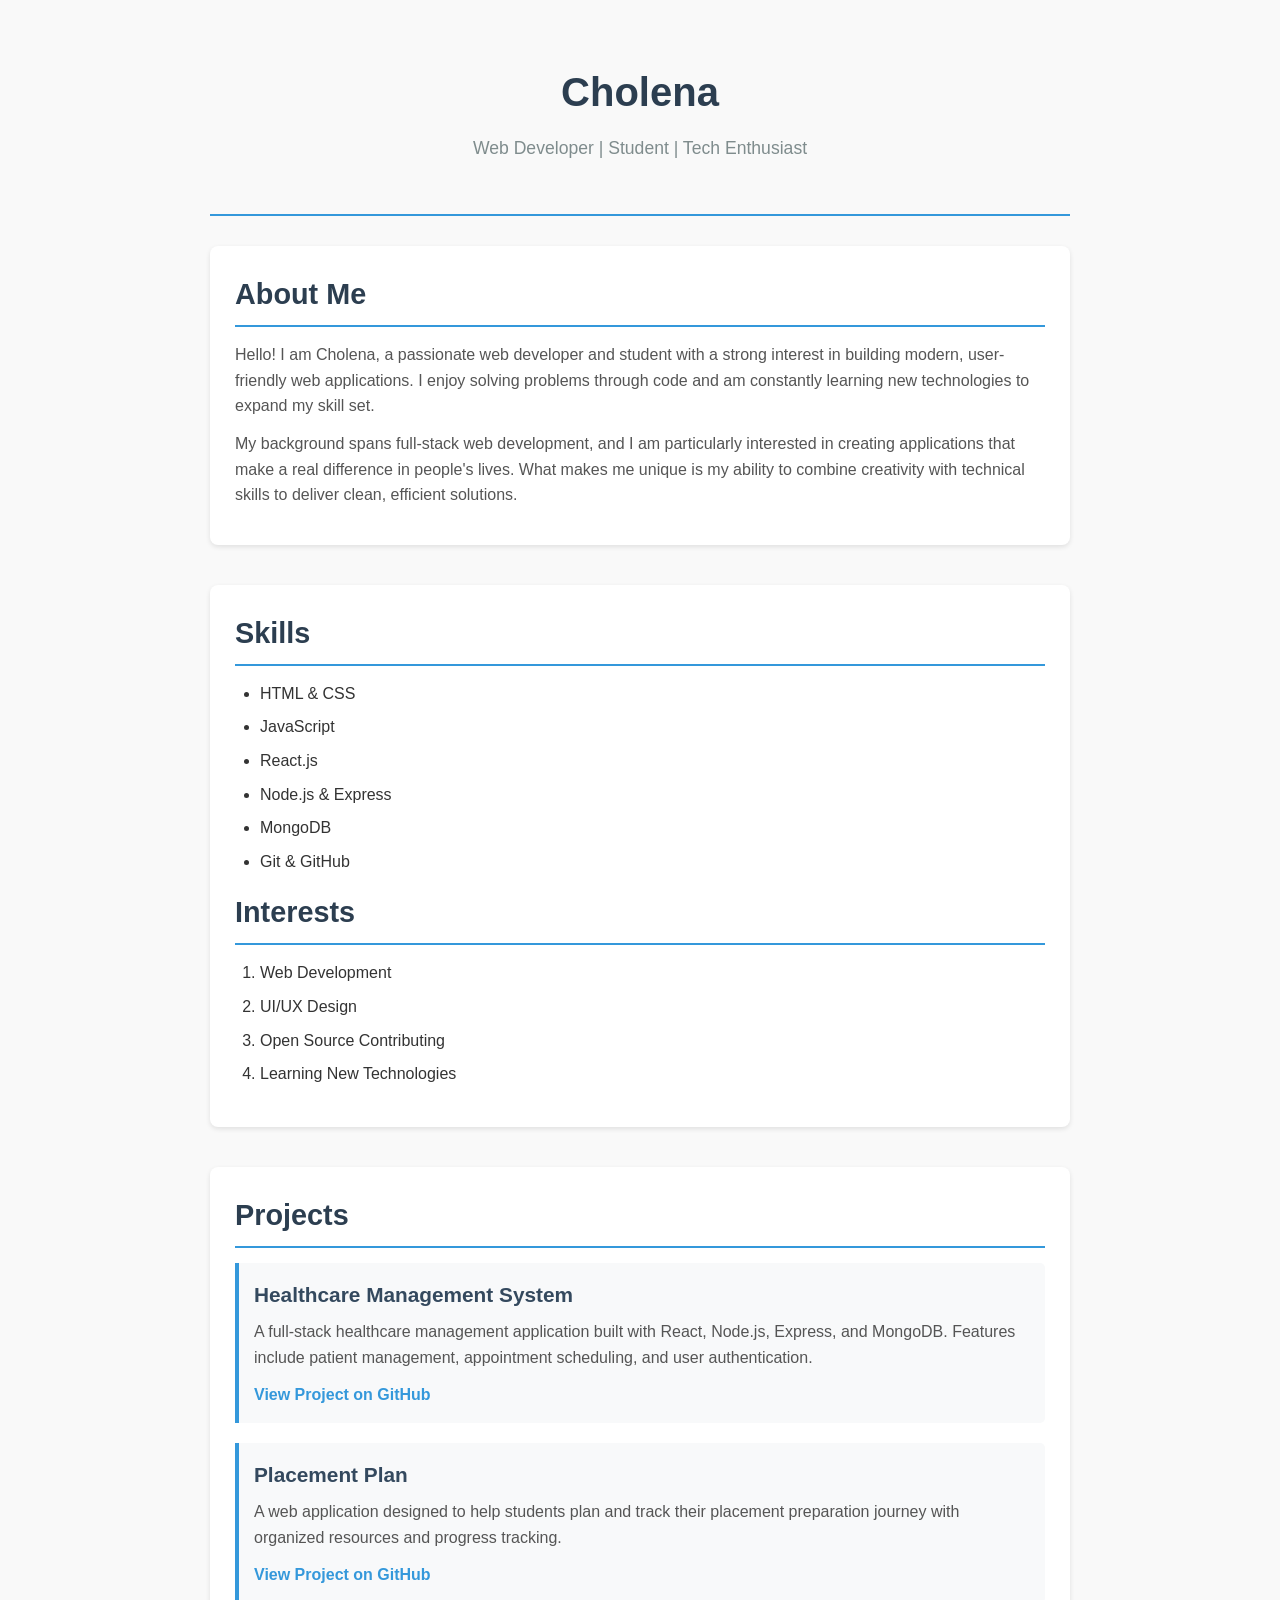
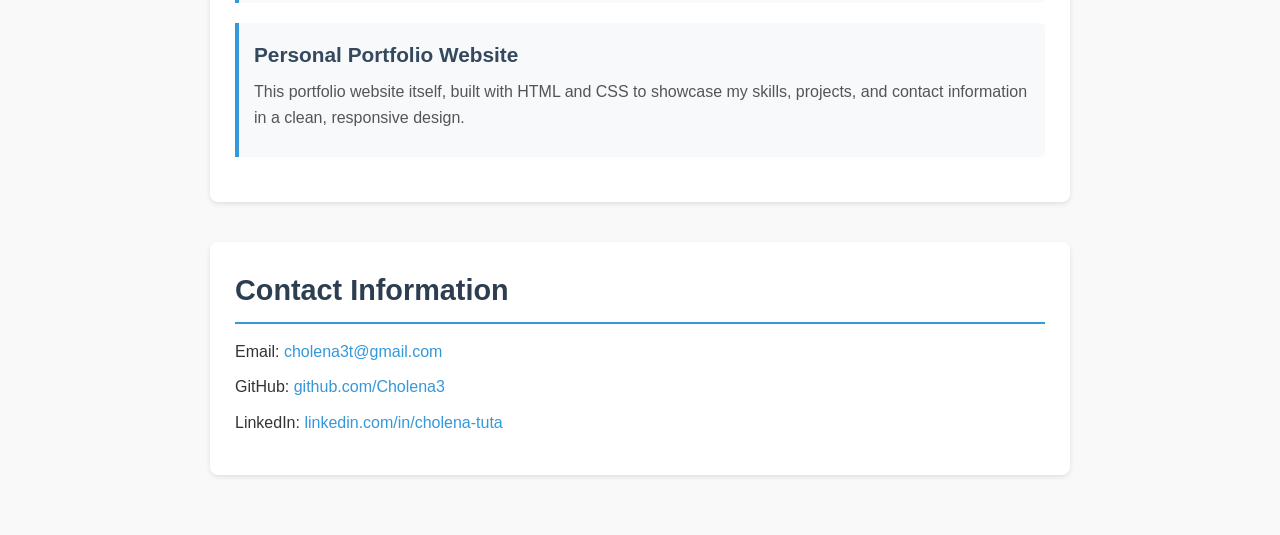
<file: index.html>
<!DOCTYPE html>
<html lang="en">
<head>
    <meta charset="UTF-8">
    <meta name="viewport" content="width=device-width, initial-scale=1.0">
    <title>Cholena- Portfolio</title>
    <style>
        * {
            margin: 0;
            padding: 0;
            box-sizing: border-box;
        }

        body {
            font-family: 'Segoe UI', Tahoma, Geneva, Verdana, sans-serif;
            line-height: 1.6;
            color: #333;
            max-width: 900px;
            margin: 0 auto;
            padding: 20px;
            background-color: #f9f9f9;
        }

        header {
            text-align: center;
            padding: 40px 0;
            border-bottom: 2px solid #3498db;
            margin-bottom: 30px;
        }

        h1 {
            font-size: 2.5rem;
            color: #2c3e50;
            margin-bottom: 10px;
        }

        header p {
            font-size: 1.1rem;
            color: #7f8c8d;
        }

        section {
            margin-bottom: 40px;
            padding: 25px;
            background: #fff;
            border-radius: 8px;
            box-shadow: 0 2px 5px rgba(0, 0, 0, 0.1);
        }

        h2 {
            font-size: 1.8rem;
            color: #2c3e50;
            margin-bottom: 15px;
            border-bottom: 2px solid #3498db;
            padding-bottom: 8px;
        }

        h3 {
            font-size: 1.3rem;
            color: #34495e;
            margin-bottom: 8px;
        }

        p {
            margin-bottom: 12px;
            color: #555;
        }

        ul, ol {
            padding-left: 25px;
            margin-bottom: 15px;
        }

        li {
            margin-bottom: 8px;
        }

        .project {
            margin-bottom: 20px;
            padding: 15px;
            border-left: 4px solid #3498db;
            background: #f8f9fa;
            border-radius: 0 5px 5px 0;
        }

        .project a {
            color: #3498db;
            text-decoration: none;
            font-weight: bold;
        }

        .project a:hover {
            text-decoration: underline;
        }

        .contact-info a {
            color: #3498db;
            text-decoration: none;
        }

        .contact-info a:hover {
            text-decoration: underline;
        }

        .contact-info ul {
            list-style: none;
            padding-left: 0;
        }

        .contact-info li {
            margin-bottom: 10px;
        }
    </style>
</head>
<body>

    <!-- Main Heading -->
    <header>
        <h1>Cholena</h1>
        <p>Web Developer | Student | Tech Enthusiast</p>
    </header>

    <!-- About Me Section -->
    <section>
        <h2>About Me</h2>
        <p>
            Hello! I am Cholena, a passionate web developer and student with a strong interest in building
            modern, user-friendly web applications. I enjoy solving problems through code and am constantly
            learning new technologies to expand my skill set.
        </p>
        <p>
            My background spans full-stack web development, and I am particularly interested in creating
            applications that make a real difference in people's lives. What makes me unique is my ability
            to combine creativity with technical skills to deliver clean, efficient solutions.
        </p>
    </section>

    <!-- Skills and Interests Section -->
    <section>
        <h2>Skills</h2>
        <ul>
            <li>HTML &amp; CSS</li>
            <li>JavaScript</li>
            <li>React.js</li>
            <li>Node.js &amp; Express</li>
            <li>MongoDB</li>
            <li>Git &amp; GitHub</li>
        </ul>

        <h2>Interests</h2>
        <ol>
            <li>Web Development</li>
            <li>UI/UX Design</li>
            <li>Open Source Contributing</li>
            <li>Learning New Technologies</li>
        </ol>
    </section>

    <!-- Projects Section -->
    <section>
        <h2>Projects</h2>

        <div class="project">
            <h3>Healthcare Management System</h3>
            <p>
                A full-stack healthcare management application built with React, Node.js, Express, and MongoDB.
                Features include patient management, appointment scheduling, and user authentication.
            </p>
            <a href="https://github.com/chole/isaai" target="_blank">View Project on GitHub</a>
        </div>

        <div class="project">
            <h3>Placement Plan</h3>
            <p>
                A web application designed to help students plan and track their placement preparation
                journey with organized resources and progress tracking.
            </p>
            <a href="https://github.com/chole/placement-plan" target="_blank">View Project on GitHub</a>
        </div>

        <div class="project">
            <h3>Personal Portfolio Website</h3>
            <p>
                This portfolio website itself, built with HTML and CSS to showcase my skills,
                projects, and contact information in a clean, responsive design.
            </p>
        </div>
    </section>

    <!-- Contact Information Section -->
    <section class="contact-info">
        <h2>Contact Information</h2>
        <ul>
            <li>Email: <a href="mailto:cholena3t@gmail.com">cholena3t@gmail.com</a></li>
            <li>GitHub: <a href="https://github.com/Cholena3" target="_blank">github.com/Cholena3</a></li>
            <li>LinkedIn: <a href="https://linkedin.com/in/cholena-tuta" target="_blank">linkedin.com/in/cholena-tuta</a></li>
        </ul>
    </section>

</body>
</html>
</file>
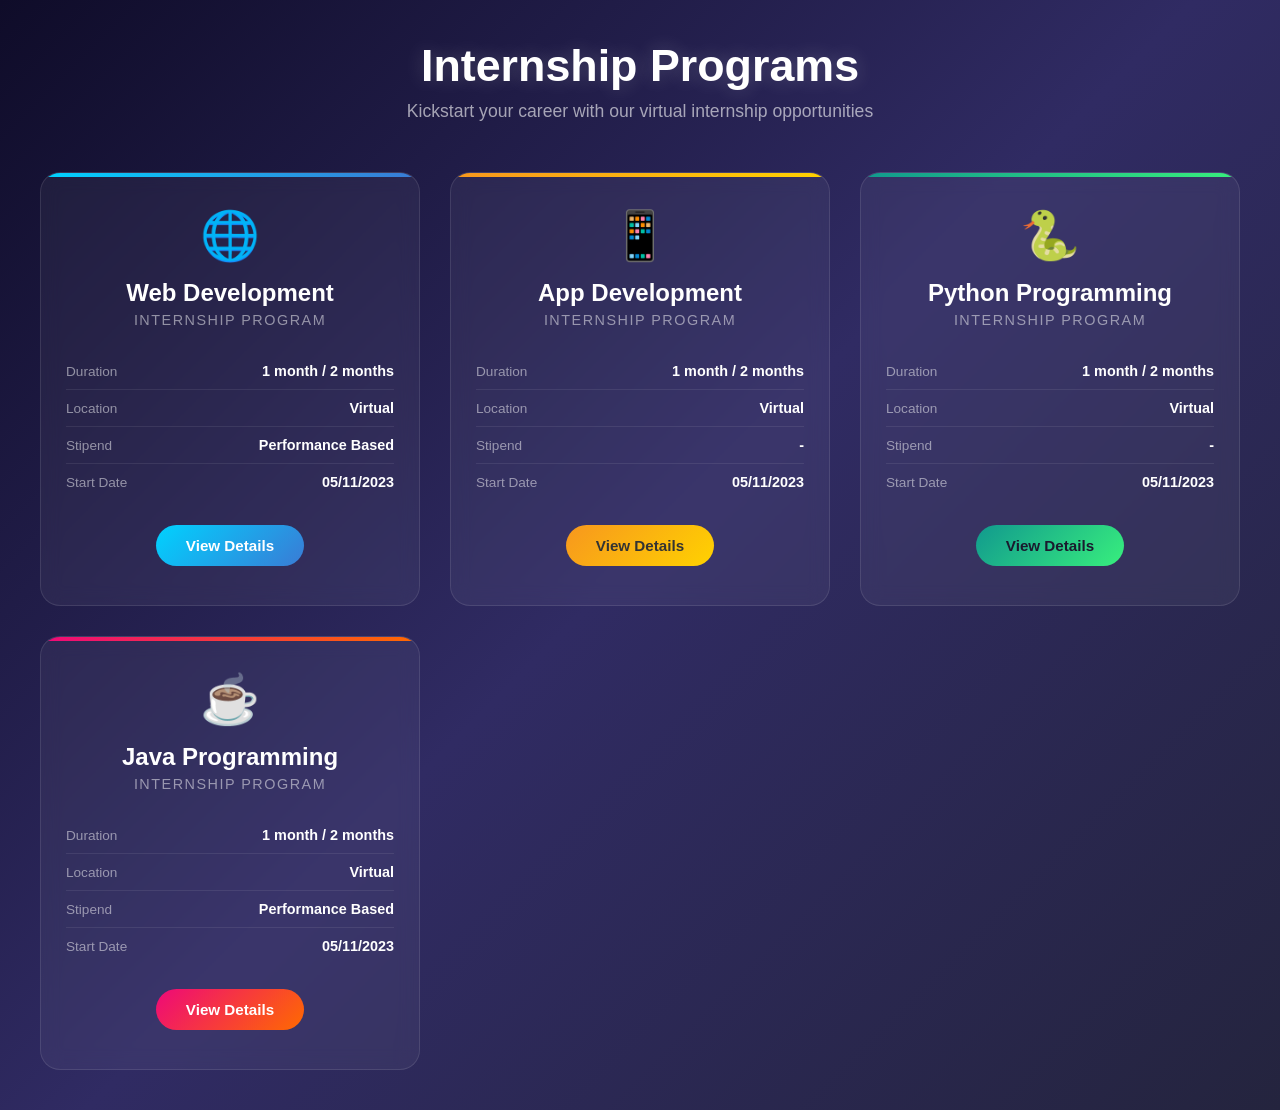
<file: assignment-3/index.html>
<!DOCTYPE html>
<html lang="en">
<head>
    <meta charset="UTF-8">
    <meta name="viewport" content="width=device-width, initial-scale=1.0">
    <title>Internship Programs</title>
    <link rel="stylesheet" href="styles.css">
</head>
<body>

    <div class="container">
        <h1 class="page-title">Internship Programs</h1>
        <p class="page-subtitle">Kickstart your career with our virtual internship opportunities</p>

        <div class="cards-grid">

            <!-- Web Development -->
            <div class="card card-web">
                <div class="card-icon">🌐</div>
                <h2 class="card-title">Web Development</h2>
                <p class="card-program">Internship Program</p>
                <div class="card-details">
                    <div class="detail-row">
                        <span class="detail-label">Duration</span>
                        <span class="detail-value">1 month / 2 months</span>
                    </div>
                    <div class="detail-row">
                        <span class="detail-label">Location</span>
                        <span class="detail-value">Virtual</span>
                    </div>
                    <div class="detail-row">
                        <span class="detail-label">Stipend</span>
                        <span class="detail-value">Performance Based</span>
                    </div>
                    <div class="detail-row">
                        <span class="detail-label">Start Date</span>
                        <span class="detail-value">05/11/2023</span>
                    </div>
                </div>
                <a href="https://www.example.com" target="_blank" class="btn btn-web">View Details</a>
            </div>

            <!-- App Development -->
            <div class="card card-app">
                <div class="card-icon">📱</div>
                <h2 class="card-title">App Development</h2>
                <p class="card-program">Internship Program</p>
                <div class="card-details">
                    <div class="detail-row">
                        <span class="detail-label">Duration</span>
                        <span class="detail-value">1 month / 2 months</span>
                    </div>
                    <div class="detail-row">
                        <span class="detail-label">Location</span>
                        <span class="detail-value">Virtual</span>
                    </div>
                    <div class="detail-row">
                        <span class="detail-label">Stipend</span>
                        <span class="detail-value">-</span>
                    </div>
                    <div class="detail-row">
                        <span class="detail-label">Start Date</span>
                        <span class="detail-value">05/11/2023</span>
                    </div>
                </div>
                <a href="https://www.example.com" target="_blank" class="btn btn-app">View Details</a>
            </div>

            <!-- Python Programming -->
            <div class="card card-python">
                <div class="card-icon">🐍</div>
                <h2 class="card-title">Python Programming</h2>
                <p class="card-program">Internship Program</p>
                <div class="card-details">
                    <div class="detail-row">
                        <span class="detail-label">Duration</span>
                        <span class="detail-value">1 month / 2 months</span>
                    </div>
                    <div class="detail-row">
                        <span class="detail-label">Location</span>
                        <span class="detail-value">Virtual</span>
                    </div>
                    <div class="detail-row">
                        <span class="detail-label">Stipend</span>
                        <span class="detail-value">-</span>
                    </div>
                    <div class="detail-row">
                        <span class="detail-label">Start Date</span>
                        <span class="detail-value">05/11/2023</span>
                    </div>
                </div>
                <a href="https://www.example.com" target="_blank" class="btn btn-python">View Details</a>
            </div>

            <!-- Java Programming -->
            <div class="card card-java">
                <div class="card-icon">☕</div>
                <h2 class="card-title">Java Programming</h2>
                <p class="card-program">Internship Program</p>
                <div class="card-details">
                    <div class="detail-row">
                        <span class="detail-label">Duration</span>
                        <span class="detail-value">1 month / 2 months</span>
                    </div>
                    <div class="detail-row">
                        <span class="detail-label">Location</span>
                        <span class="detail-value">Virtual</span>
                    </div>
                    <div class="detail-row">
                        <span class="detail-label">Stipend</span>
                        <span class="detail-value">Performance Based</span>
                    </div>
                    <div class="detail-row">
                        <span class="detail-label">Start Date</span>
                        <span class="detail-value">05/11/2023</span>
                    </div>
                </div>
                <a href="https://www.example.com" target="_blank" class="btn btn-java">View Details</a>
            </div>

        </div>
    </div>

</body>
</html>
</file>
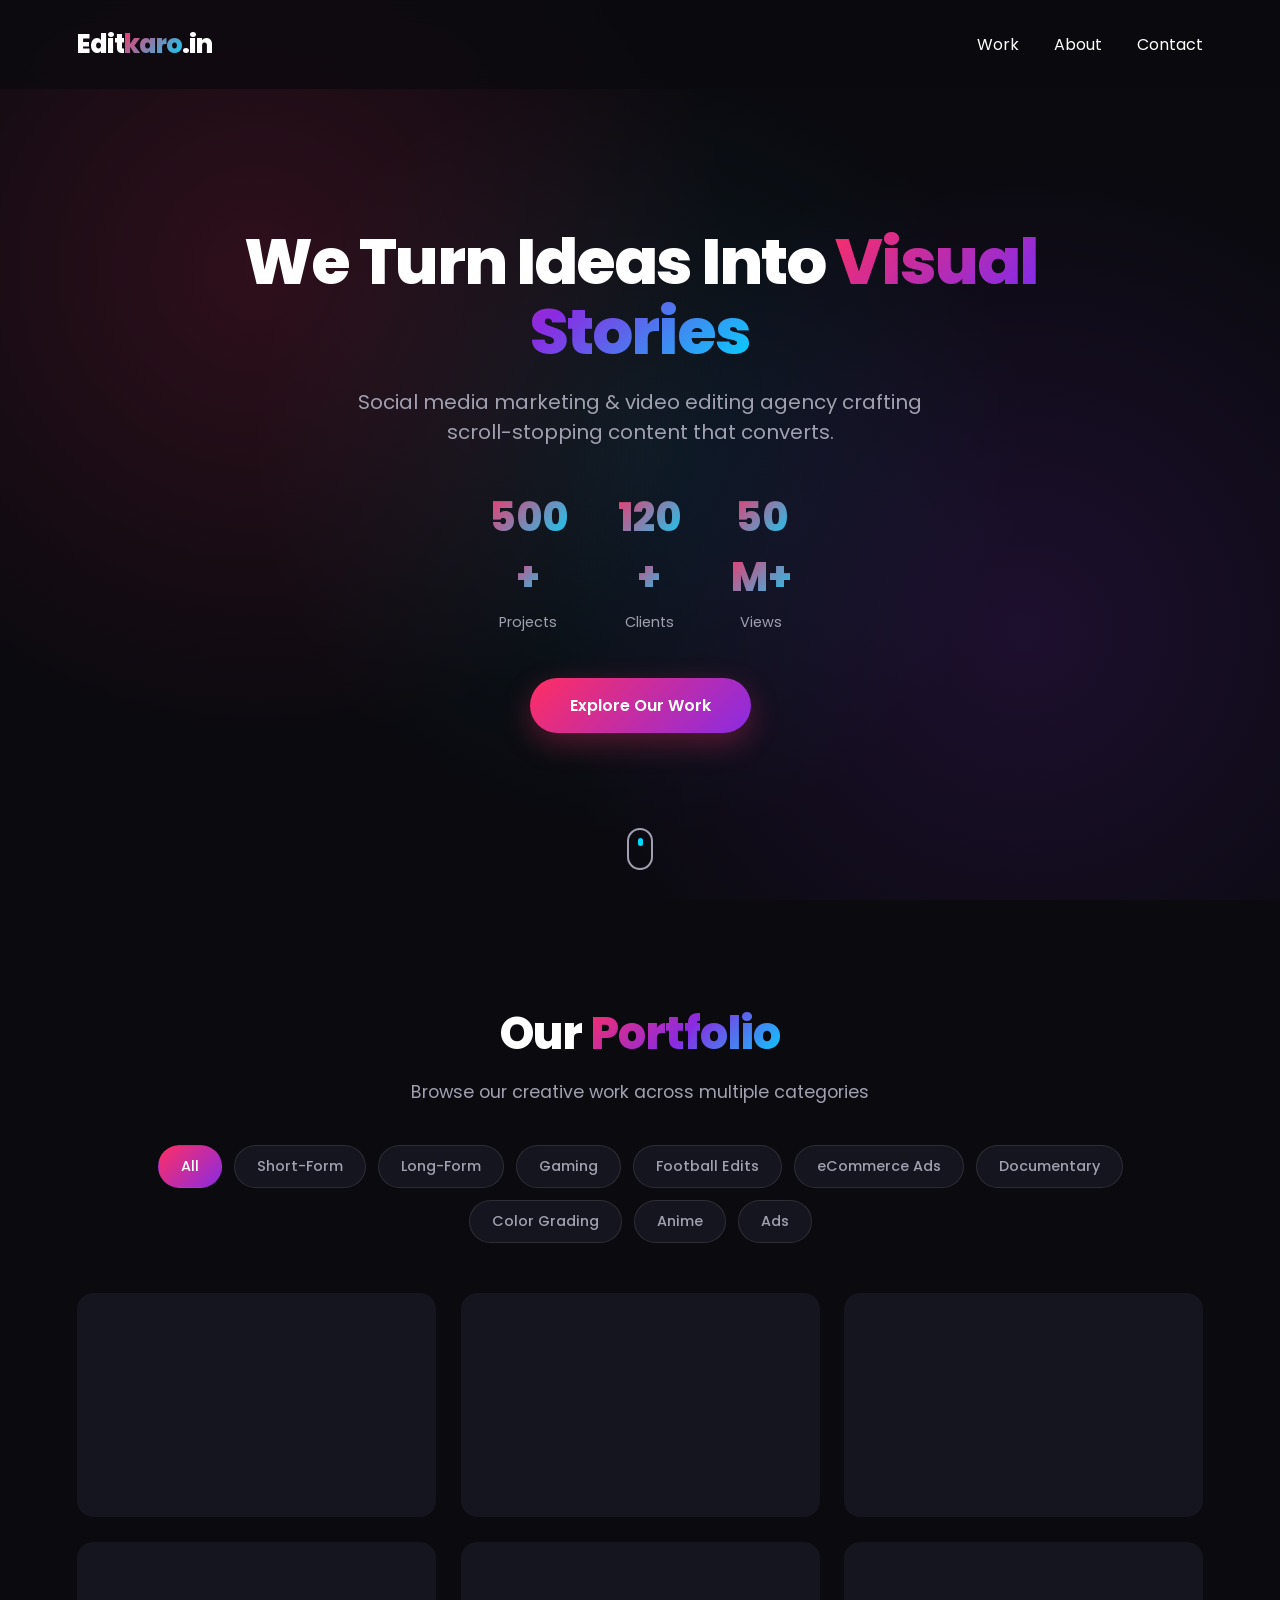
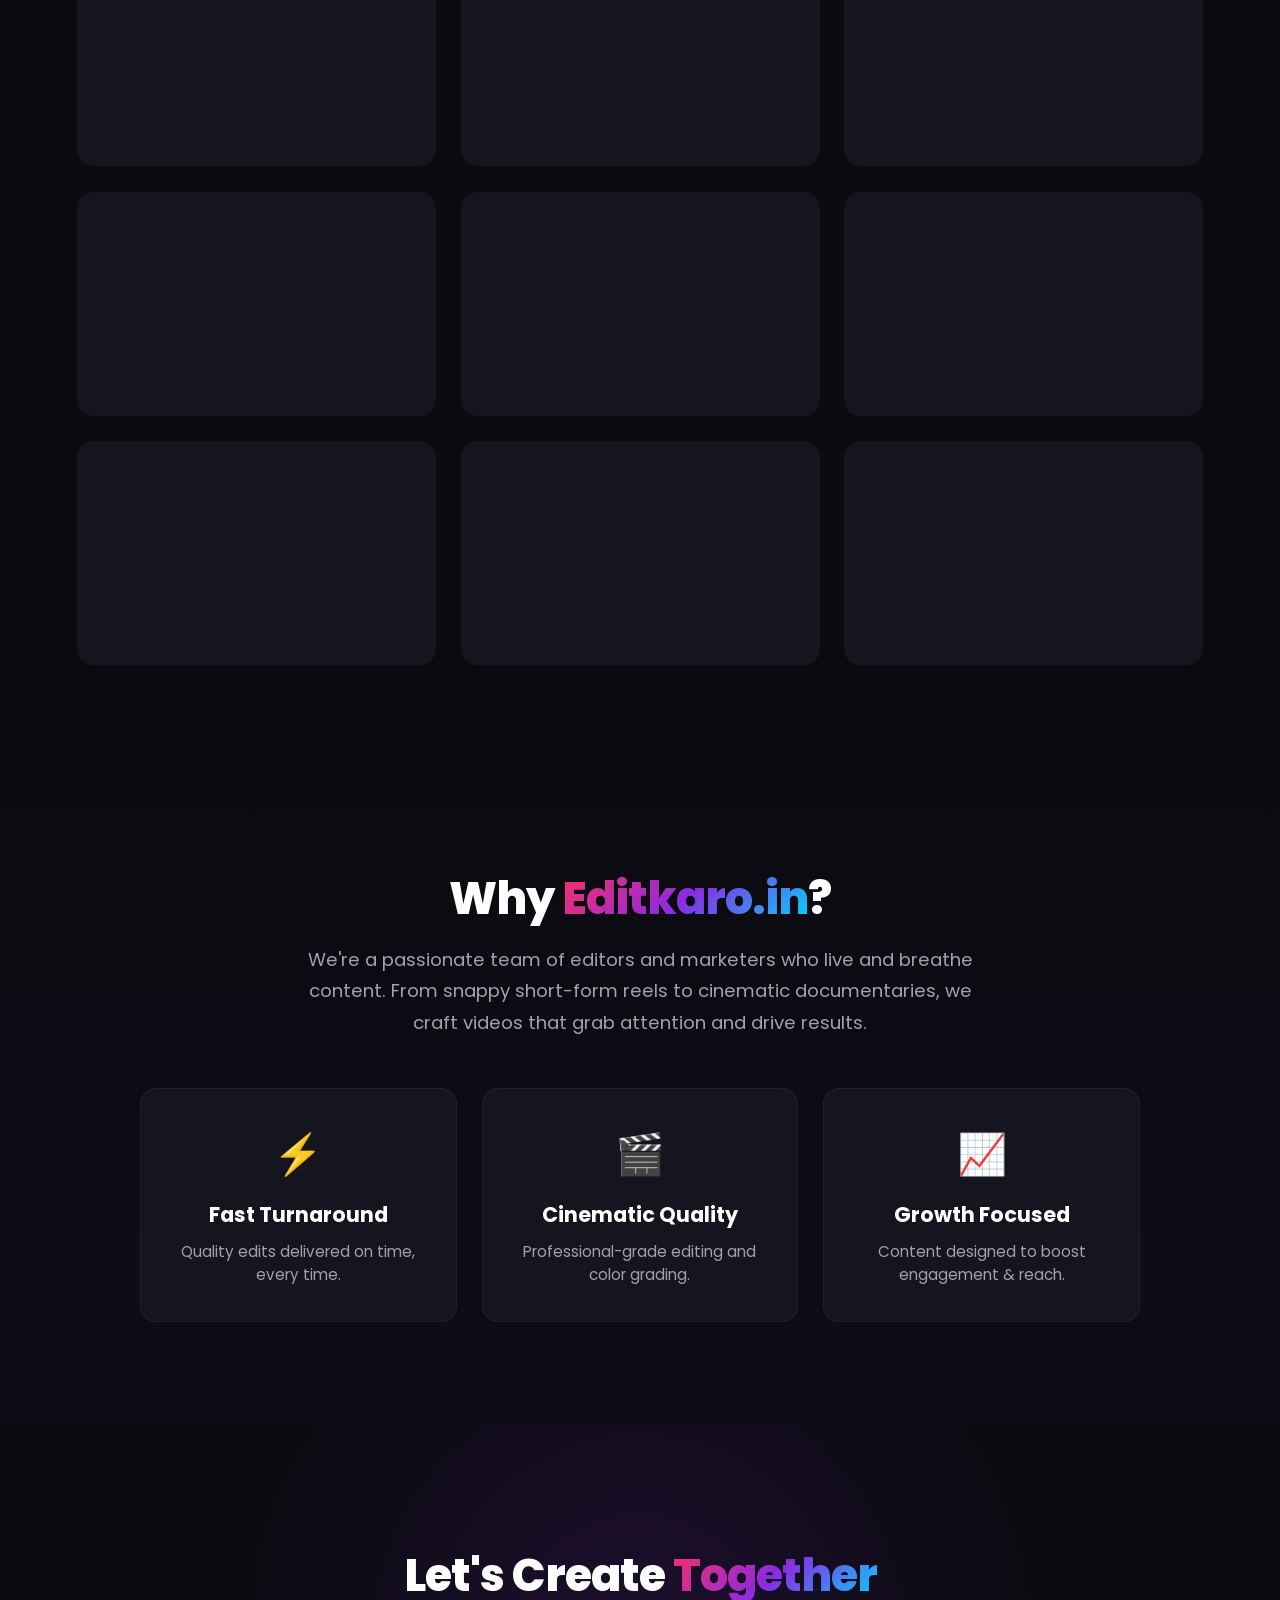
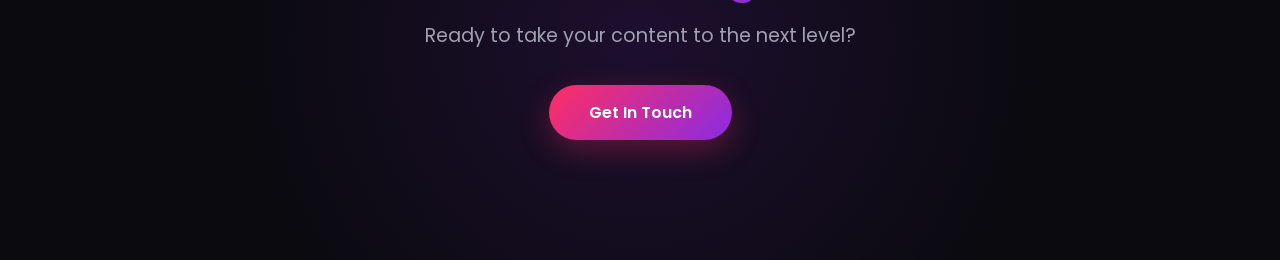
<file: assignment-4/index.html>
<!DOCTYPE html>
<html lang="en">
<head>
    <meta charset="UTF-8">
    <meta name="viewport" content="width=device-width, initial-scale=1.0">
    <title>Editkaro.in - Creative Portfolio</title>
    <link rel="stylesheet" href="styles.css">
    <link rel="preconnect" href="https://fonts.googleapis.com">
    <link href="https://fonts.googleapis.com/css2?family=Poppins:wght@300;400;600;700;800&display=swap" rel="stylesheet">
</head>
<body>

    <!-- Hero Section -->
    <header class="hero">
        <nav class="navbar">
            <div class="logo">Edit<span>karo</span>.in</div>
            <button class="nav-toggle" id="navToggle" aria-label="Toggle navigation">
                <span></span><span></span><span></span>
            </button>
            <ul class="nav-links" id="navLinks">
                <li><a href="#work">Work</a></li>
                <li><a href="#about">About</a></li>
                <li><a href="#contact">Contact</a></li>
            </ul>
        </nav>

        <div class="hero-content">
            <h1 class="hero-title">We Turn Ideas Into <span class="gradient-text">Visual Stories</span></h1>
            <p class="hero-subtitle">Social media marketing & video editing agency crafting scroll-stopping content that converts.</p>
            <div class="hero-stats">
                <div class="stat">
                    <span class="stat-number" data-target="500">0</span><span class="stat-plus">+</span>
                    <span class="stat-label">Projects</span>
                </div>
                <div class="stat">
                    <span class="stat-number" data-target="120">0</span><span class="stat-plus">+</span>
                    <span class="stat-label">Clients</span>
                </div>
                <div class="stat">
                    <span class="stat-number" data-target="50">0</span><span class="stat-plus">M+</span>
                    <span class="stat-label">Views</span>
                </div>
            </div>
            <a href="#work" class="cta-btn">Explore Our Work</a>
        </div>
        <div class="scroll-indicator">
            <span></span>
        </div>
    </header>

    <!-- Portfolio Work Section -->
    <section class="work-section" id="work">
        <div class="section-head">
            <h2 class="section-title">Our <span class="gradient-text">Portfolio</span></h2>
            <p class="section-desc">Browse our creative work across multiple categories</p>
        </div>

        <!-- Filter Buttons -->
        <div class="filters" id="filters">
            <button class="filter-btn active" data-filter="all">All</button>
            <button class="filter-btn" data-filter="short-form">Short-Form</button>
            <button class="filter-btn" data-filter="long-form">Long-Form</button>
            <button class="filter-btn" data-filter="gaming">Gaming</button>
            <button class="filter-btn" data-filter="football">Football Edits</button>
            <button class="filter-btn" data-filter="ecommerce">eCommerce Ads</button>
            <button class="filter-btn" data-filter="documentary">Documentary</button>
            <button class="filter-btn" data-filter="color-grading">Color Grading</button>
            <button class="filter-btn" data-filter="anime">Anime</button>
            <button class="filter-btn" data-filter="ads">Ads</button>
        </div>

        <!-- Portfolio Grid -->
        <div class="portfolio-grid" id="portfolioGrid">
            <!-- Items injected by JavaScript -->
        </div>
    </section>

    <!-- About Section -->
    <section class="about-section" id="about">
        <div class="about-content">
            <h2 class="section-title">Why <span class="gradient-text">Editkaro.in</span>?</h2>
            <p>We're a passionate team of editors and marketers who live and breathe content. From snappy short-form reels to cinematic documentaries, we craft videos that grab attention and drive results.</p>
            <div class="features">
                <div class="feature">
                    <div class="feature-icon">⚡</div>
                    <h3>Fast Turnaround</h3>
                    <p>Quality edits delivered on time, every time.</p>
                </div>
                <div class="feature">
                    <div class="feature-icon">🎬</div>
                    <h3>Cinematic Quality</h3>
                    <p>Professional-grade editing and color grading.</p>
                </div>
                <div class="feature">
                    <div class="feature-icon">📈</div>
                    <h3>Growth Focused</h3>
                    <p>Content designed to boost engagement & reach.</p>
                </div>
            </div>
        </div>
    </section>

    <!-- Contact / CTA Section -->
    <section class="contact-section" id="contact">
        <h2 class="section-title">Let's Create <span class="gradient-text">Together</span></h2>
        <p>Ready to take your content to the next level?</p>
        <a href="https://www.editkaro.in" target="_blank" class="cta-btn">Get In Touch</a>
    </section>

    <!-- Lightbox Modal -->
    <div class="lightbox" id="lightbox">
        <span class="lightbox-close" id="lightboxClose">&times;</span>
        <div class="lightbox-content">
            <div class="lightbox-thumb" id="lightboxThumb"></div>
            <div class="lightbox-info">
                <span class="lightbox-category" id="lightboxCategory"></span>
                <h3 class="lightbox-title" id="lightboxTitle"></h3>
                <p class="lightbox-desc" id="lightboxDesc"></p>
                <a href="#" target="_blank" class="cta-btn" id="lightboxLink">Watch Video</a>
            </div>
        </div>
    </div>

    <script src="script.js"></script>
</body>
</html>
</file>
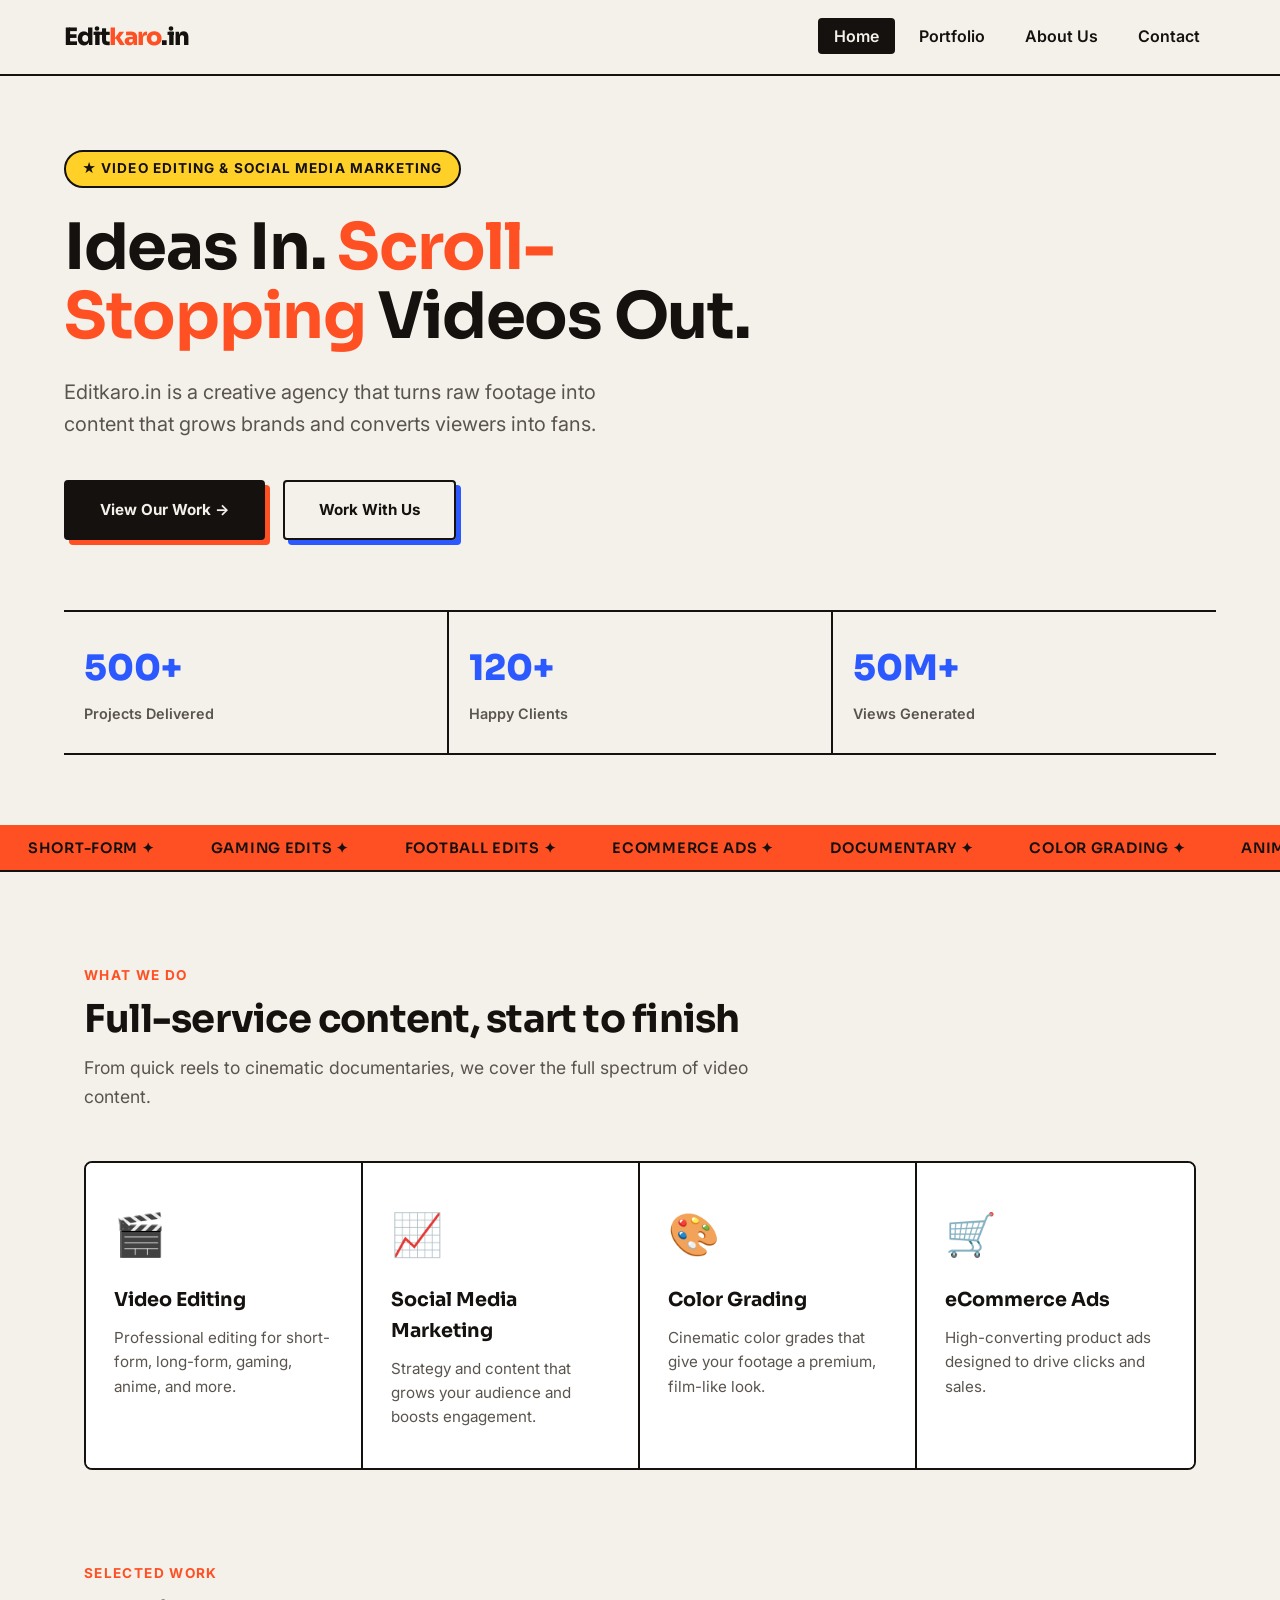
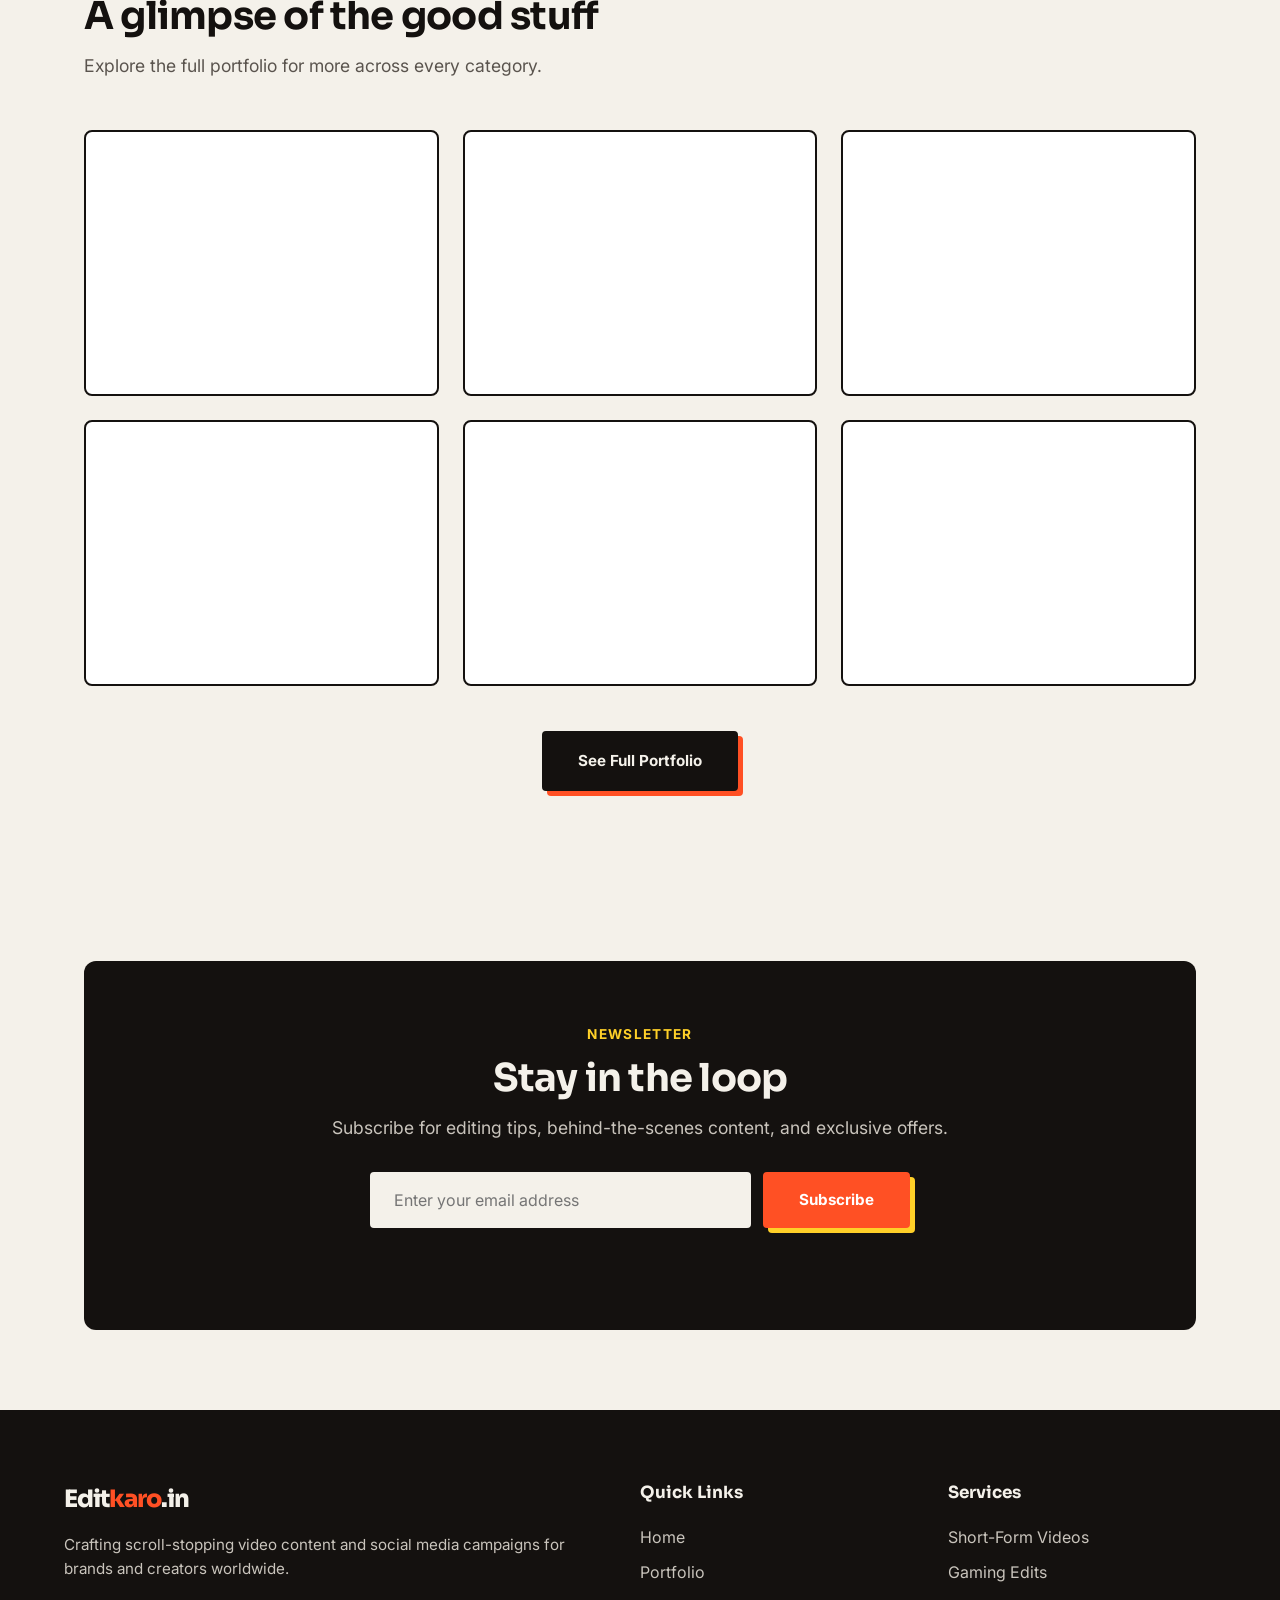
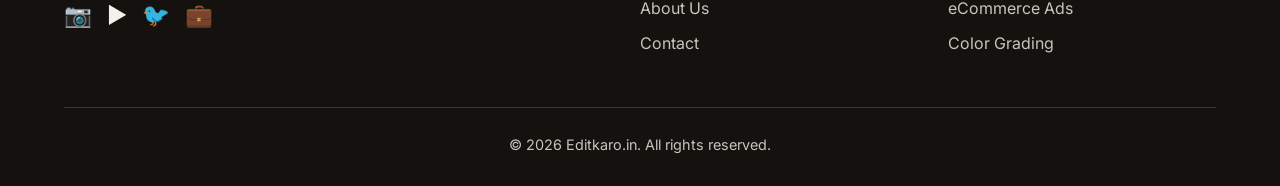
<file: final-project/index.html>
<!DOCTYPE html>
<html lang="en">
<head>
    <meta charset="UTF-8">
    <meta name="viewport" content="width=device-width, initial-scale=1.0">

    <!-- SEO Meta Tags -->
    <title>Editkaro.in | Social Media Marketing & Video Editing Agency</title>
    <meta name="description" content="Editkaro.in is a creative social media marketing and video editing agency. We craft short-form videos, gaming edits, eCommerce ads, documentaries, and more that convert.">
    <meta name="keywords" content="video editing, social media marketing, short form videos, gaming edits, eCommerce ads, anime edits, Editkaro">
    <meta name="author" content="Editkaro.in">
    <meta name="robots" content="index, follow">

    <!-- Open Graph / Social Sharing -->
    <meta property="og:type" content="website">
    <meta property="og:title" content="Editkaro.in | Video Editing & Social Media Marketing">
    <meta property="og:description" content="We turn ideas into visual stories. Scroll-stopping content that converts.">
    <meta property="og:url" content="https://editkaro.in">
    <meta name="twitter:card" content="summary_large_image">

    <link rel="canonical" href="https://editkaro.in">
    <link rel="preconnect" href="https://fonts.googleapis.com">
    <link href="https://fonts.googleapis.com/css2?family=Inter:wght@400;500;600;700&family=Sora:wght@600;700;800&display=swap" rel="stylesheet">
    <link rel="stylesheet" href="css/styles.css">
</head>
<body>

    <!-- Navbar -->
    <nav class="navbar">
        <a href="index.html" class="logo">Edit<span>karo</span>.in</a>
        <button class="nav-toggle" id="navToggle" aria-label="Toggle navigation">
            <span></span><span></span><span></span>
        </button>
        <ul class="nav-links" id="navLinks">
            <li><a href="index.html" class="active">Home</a></li>
            <li><a href="portfolio.html">Portfolio</a></li>
            <li><a href="about.html">About Us</a></li>
            <li><a href="contact.html">Contact</a></li>
        </ul>
    </nav>

    <!-- Hero -->
    <header class="hero">
        <div class="hero-inner">
            <span class="hero-eyebrow">★ Video Editing & Social Media Marketing</span>
            <h1 class="hero-title display">Ideas In. <em>Scroll-Stopping</em> Videos Out.</h1>
            <p class="hero-subtitle">Editkaro.in is a creative agency that turns raw footage into content that grows brands and converts viewers into fans.</p>
            <div class="hero-btns">
                <a href="portfolio.html" class="cta-btn">View Our Work →</a>
                <a href="contact.html" class="cta-btn btn-outline">Work With Us</a>
            </div>
            <div class="hero-stats">
                <div class="stat">
                    <span class="stat-number" data-target="500">0</span><span class="stat-plus">+</span>
                    <span class="stat-label">Projects Delivered</span>
                </div>
                <div class="stat">
                    <span class="stat-number" data-target="120">0</span><span class="stat-plus">+</span>
                    <span class="stat-label">Happy Clients</span>
                </div>
                <div class="stat">
                    <span class="stat-number" data-target="50">0</span><span class="stat-plus">M+</span>
                    <span class="stat-label">Views Generated</span>
                </div>
            </div>
        </div>
    </header>

    <!-- Marquee Ticker -->
    <div class="marquee">
        <div class="marquee-track">
            <span>Short-Form ✦</span><span>Gaming Edits ✦</span><span>Football Edits ✦</span><span>eCommerce Ads ✦</span><span>Documentary ✦</span><span>Color Grading ✦</span><span>Anime ✦</span><span>Ads ✦</span><span>Short-Form ✦</span><span>Gaming Edits ✦</span><span>Football Edits ✦</span><span>eCommerce Ads ✦</span><span>Documentary ✦</span><span>Color Grading ✦</span><span>Anime ✦</span><span>Ads ✦</span>
        </div>
    </div>

    <!-- Services -->
    <section class="section">
        <div class="container">
            <div class="section-head reveal">
                <span class="section-tag">What We Do</span>
                <h2 class="section-title display">Full-service content, start to finish</h2>
                <p class="section-desc">From quick reels to cinematic documentaries, we cover the full spectrum of video content.</p>
            </div>
            <div class="services-grid">
                <div class="service-card reveal">
                    <div class="service-icon">🎬</div>
                    <h3>Video Editing</h3>
                    <p>Professional editing for short-form, long-form, gaming, anime, and more.</p>
                </div>
                <div class="service-card reveal">
                    <div class="service-icon">📈</div>
                    <h3>Social Media Marketing</h3>
                    <p>Strategy and content that grows your audience and boosts engagement.</p>
                </div>
                <div class="service-card reveal">
                    <div class="service-icon">🎨</div>
                    <h3>Color Grading</h3>
                    <p>Cinematic color grades that give your footage a premium, film-like look.</p>
                </div>
                <div class="service-card reveal">
                    <div class="service-icon">🛒</div>
                    <h3>eCommerce Ads</h3>
                    <p>High-converting product ads designed to drive clicks and sales.</p>
                </div>
            </div>
        </div>
    </section>

    <!-- Featured Work Preview -->
    <section class="section" style="padding-top:0;">
        <div class="container">
            <div class="section-head reveal">
                <span class="section-tag">Selected Work</span>
                <h2 class="section-title display">A glimpse of the good stuff</h2>
                <p class="section-desc">Explore the full portfolio for more across every category.</p>
            </div>
            <div class="portfolio-grid" id="featuredGrid"></div>
            <div style="text-align:center; margin-top:45px;">
                <a href="portfolio.html" class="cta-btn">See Full Portfolio</a>
            </div>
        </div>
    </section>

    <!-- Email Subscribe -->
    <section class="subscribe-section">
        <div class="container">
            <div class="subscribe-box reveal">
                <span class="section-tag">Newsletter</span>
                <h2 class="section-title display">Stay in the loop</h2>
                <p class="section-desc">Subscribe for editing tips, behind-the-scenes content, and exclusive offers.</p>
                <form class="subscribe-form" id="subscribeForm">
                    <input type="email" id="subscribeEmail" placeholder="Enter your email address" required>
                    <button type="submit" class="cta-btn">Subscribe</button>
                </form>
                <div class="form-message" id="subscribeMessage"></div>
            </div>
        </div>
    </section>

    <!-- Lightbox -->
    <div class="lightbox" id="lightbox">
        <span class="lightbox-close" id="lightboxClose">&times;</span>
        <div class="lightbox-content">
            <div class="lightbox-thumb" id="lightboxThumb"></div>
            <div class="lightbox-info">
                <span class="lightbox-category" id="lightboxCategory"></span>
                <h3 class="lightbox-title" id="lightboxTitle"></h3>
                <p class="lightbox-desc" id="lightboxDesc"></p>
                <a href="#" target="_blank" class="cta-btn" id="lightboxLink">Watch Video</a>
            </div>
        </div>
    </div>

    <!-- Footer -->
    <footer class="footer">
        <div class="footer-grid">
            <div class="footer-col">
                <div class="logo">Edit<span>karo</span>.in</div>
                <p style="margin-top:15px;">Crafting scroll-stopping video content and social media campaigns for brands and creators worldwide.</p>
                <div class="footer-socials">
                    <a href="#" aria-label="Instagram">📷</a>
                    <a href="#" aria-label="YouTube">▶️</a>
                    <a href="#" aria-label="Twitter">🐦</a>
                    <a href="#" aria-label="LinkedIn">💼</a>
                </div>
            </div>
            <div class="footer-col">
                <h4>Quick Links</h4>
                <ul>
                    <li><a href="index.html">Home</a></li>
                    <li><a href="portfolio.html">Portfolio</a></li>
                    <li><a href="about.html">About Us</a></li>
                    <li><a href="contact.html">Contact</a></li>
                </ul>
            </div>
            <div class="footer-col">
                <h4>Services</h4>
                <ul>
                    <li><a href="portfolio.html">Short-Form Videos</a></li>
                    <li><a href="portfolio.html">Gaming Edits</a></li>
                    <li><a href="portfolio.html">eCommerce Ads</a></li>
                    <li><a href="portfolio.html">Color Grading</a></li>
                </ul>
            </div>
        </div>
        <div class="footer-bottom">
            &copy; 2026 Editkaro.in. All rights reserved.
        </div>
    </footer>

    <script src="js/data.js"></script>
    <script src="js/main.js"></script>
    <script src="js/forms.js"></script>
</body>
</html>
</file>
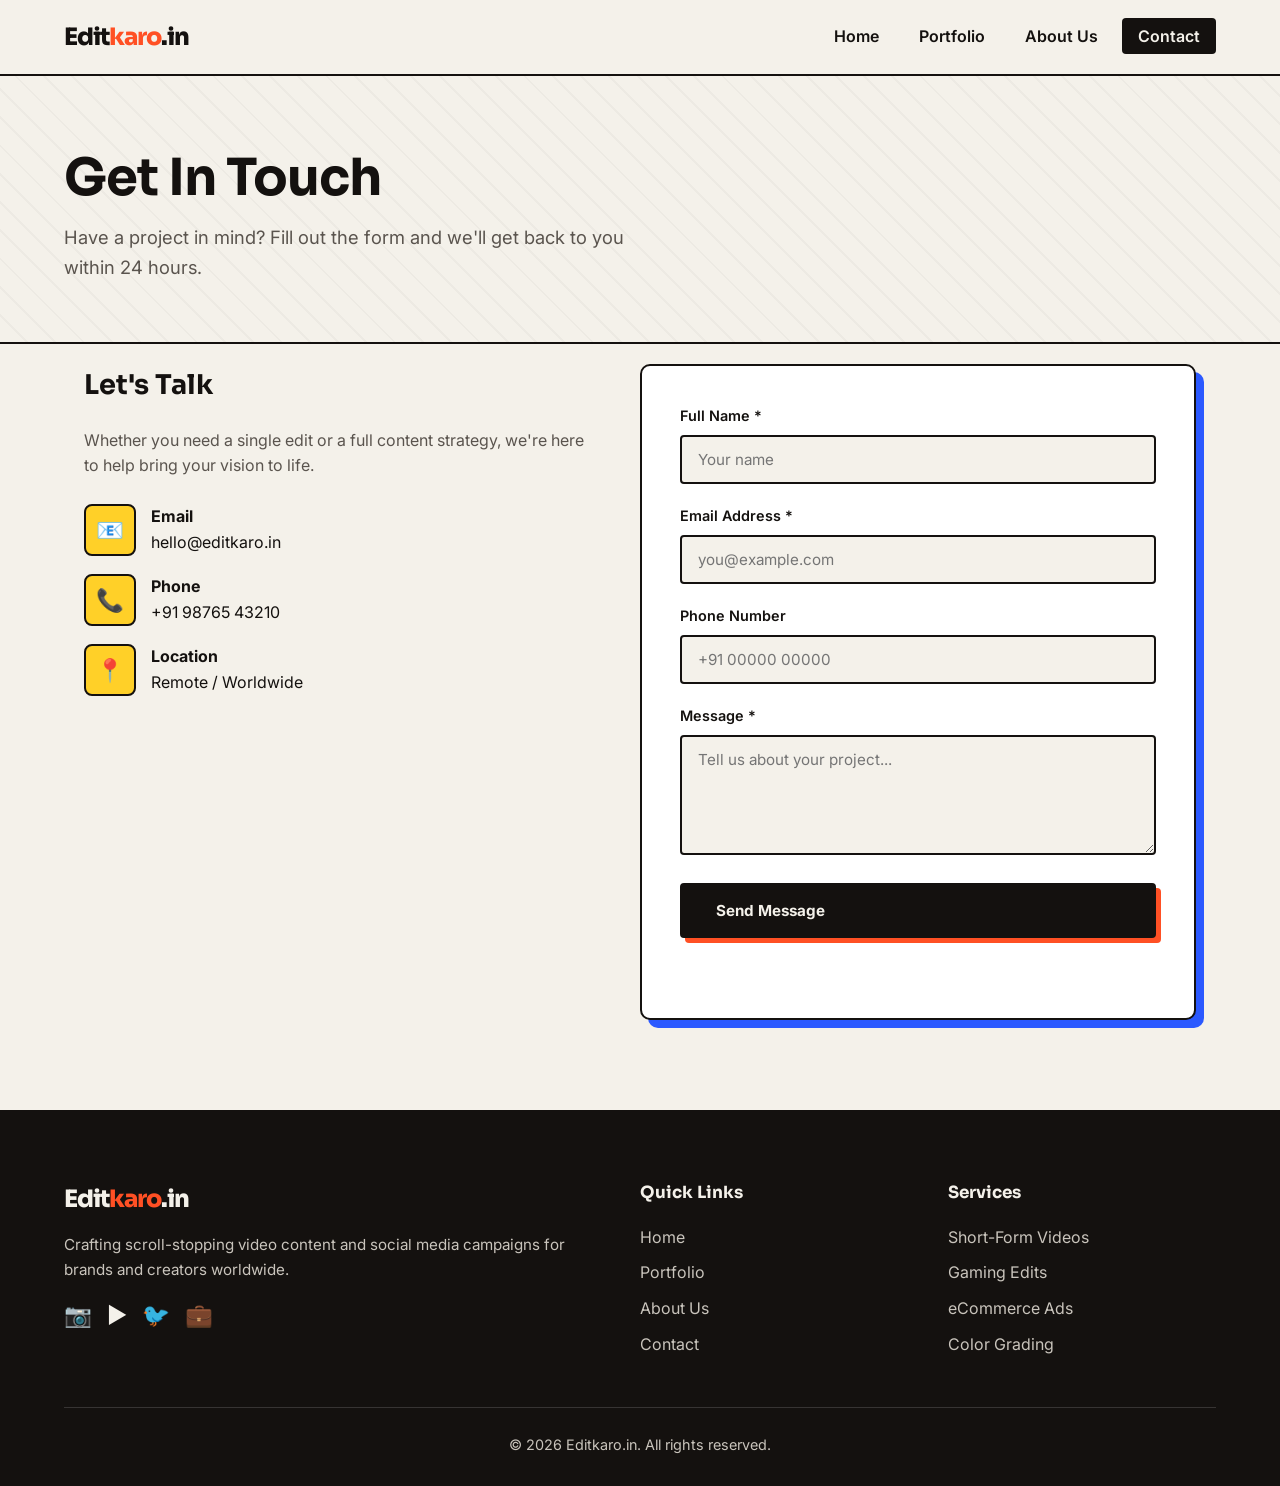
<file: final-project/contact.html>
<!DOCTYPE html>
<html lang="en">
<head>
    <meta charset="UTF-8">
    <meta name="viewport" content="width=device-width, initial-scale=1.0">

    <!-- SEO Meta Tags -->
    <title>Contact Us | Editkaro.in - Let's Work Together</title>
    <meta name="description" content="Get in touch with Editkaro.in. Fill out our contact form and our team will get back to you to discuss your video editing and social media marketing needs.">
    <meta name="keywords" content="contact Editkaro, hire video editor, video editing inquiry, social media agency contact">
    <meta name="robots" content="index, follow">
    <meta property="og:title" content="Contact Editkaro.in">
    <meta property="og:description" content="Let's create something amazing together.">

    <link rel="canonical" href="https://editkaro.in/contact.html">
    <link rel="preconnect" href="https://fonts.googleapis.com">
    <link href="https://fonts.googleapis.com/css2?family=Inter:wght@400;500;600;700&family=Sora:wght@600;700;800&display=swap" rel="stylesheet">
    <link rel="stylesheet" href="css/styles.css">
</head>
<body>

    <!-- Navbar -->
    <nav class="navbar">
        <a href="index.html" class="logo">Edit<span>karo</span>.in</a>
        <button class="nav-toggle" id="navToggle" aria-label="Toggle navigation">
            <span></span><span></span><span></span>
        </button>
        <ul class="nav-links" id="navLinks">
            <li><a href="index.html">Home</a></li>
            <li><a href="portfolio.html">Portfolio</a></li>
            <li><a href="about.html">About Us</a></li>
            <li><a href="contact.html" class="active">Contact</a></li>
        </ul>
    </nav>

    <!-- Page Header -->
    <header class="page-header">
        <h1 class="display">Get In Touch</h1>
        <p>Have a project in mind? Fill out the form and we'll get back to you within 24 hours.</p>
    </header>

    <!-- Contact Section -->
    <section class="section" style="padding-top:20px;">
        <div class="container">
            <div class="contact-wrapper">
                <!-- Contact Info -->
                <div class="contact-info reveal">
                    <h3>Let's Talk</h3>
                    <p>Whether you need a single edit or a full content strategy, we're here to help bring your vision to life.</p>

                    <div class="contact-detail">
                        <div class="icon">📧</div>
                        <div>
                            <strong>Email</strong><br>
                            <span style="color:var(--text-muted)">hello@editkaro.in</span>
                        </div>
                    </div>
                    <div class="contact-detail">
                        <div class="icon">📞</div>
                        <div>
                            <strong>Phone</strong><br>
                            <span style="color:var(--text-muted)">+91 98765 43210</span>
                        </div>
                    </div>
                    <div class="contact-detail">
                        <div class="icon">📍</div>
                        <div>
                            <strong>Location</strong><br>
                            <span style="color:var(--text-muted)">Remote / Worldwide</span>
                        </div>
                    </div>
                </div>

                <!-- Contact Form -->
                <form class="contact-form reveal" id="contactForm">
                    <div class="form-group">
                        <label for="name">Full Name *</label>
                        <input type="text" id="name" name="name" placeholder="Your name" required>
                    </div>
                    <div class="form-group">
                        <label for="email">Email Address *</label>
                        <input type="email" id="email" name="email" placeholder="you@example.com" required>
                    </div>
                    <div class="form-group">
                        <label for="phone">Phone Number</label>
                        <input type="tel" id="phone" name="phone" placeholder="+91 00000 00000">
                    </div>
                    <div class="form-group">
                        <label for="message">Message *</label>
                        <textarea id="message" name="message" placeholder="Tell us about your project..." required></textarea>
                    </div>
                    <button type="submit" class="cta-btn" style="width:100%;">Send Message</button>
                    <div class="form-message" id="contactMessage"></div>
                </form>
            </div>
        </div>
    </section>

    <!-- Footer -->
    <footer class="footer">
        <div class="footer-grid">
            <div class="footer-col">
                <div class="logo">Edit<span>karo</span>.in</div>
                <p style="margin-top:15px;">Crafting scroll-stopping video content and social media campaigns for brands and creators worldwide.</p>
                <div class="footer-socials">
                    <a href="#" aria-label="Instagram">📷</a>
                    <a href="#" aria-label="YouTube">▶️</a>
                    <a href="#" aria-label="Twitter">🐦</a>
                    <a href="#" aria-label="LinkedIn">💼</a>
                </div>
            </div>
            <div class="footer-col">
                <h4>Quick Links</h4>
                <ul>
                    <li><a href="index.html">Home</a></li>
                    <li><a href="portfolio.html">Portfolio</a></li>
                    <li><a href="about.html">About Us</a></li>
                    <li><a href="contact.html">Contact</a></li>
                </ul>
            </div>
            <div class="footer-col">
                <h4>Services</h4>
                <ul>
                    <li><a href="portfolio.html">Short-Form Videos</a></li>
                    <li><a href="portfolio.html">Gaming Edits</a></li>
                    <li><a href="portfolio.html">eCommerce Ads</a></li>
                    <li><a href="portfolio.html">Color Grading</a></li>
                </ul>
            </div>
        </div>
        <div class="footer-bottom">
            &copy; 2026 Editkaro.in. All rights reserved.
        </div>
    </footer>

    <script src="js/main.js"></script>
    <script src="js/forms.js"></script>
</body>
</html>
</file>
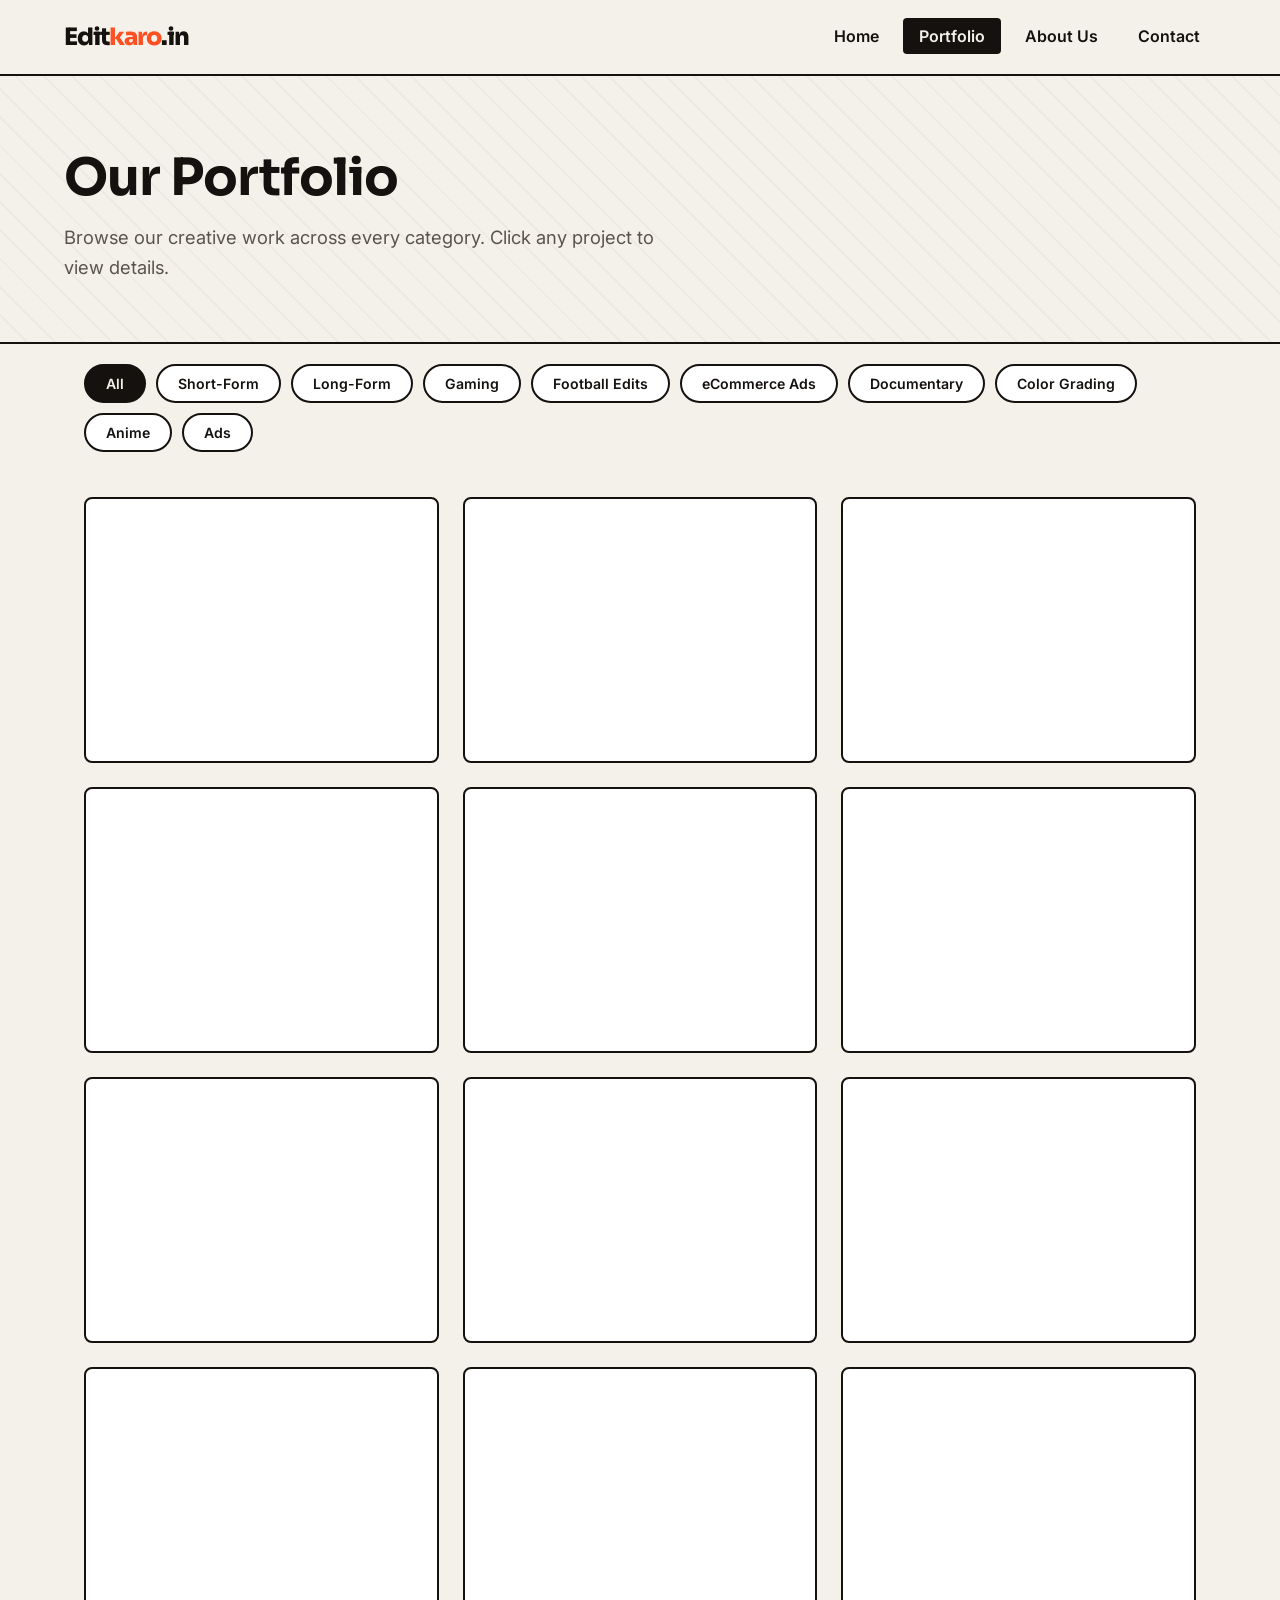
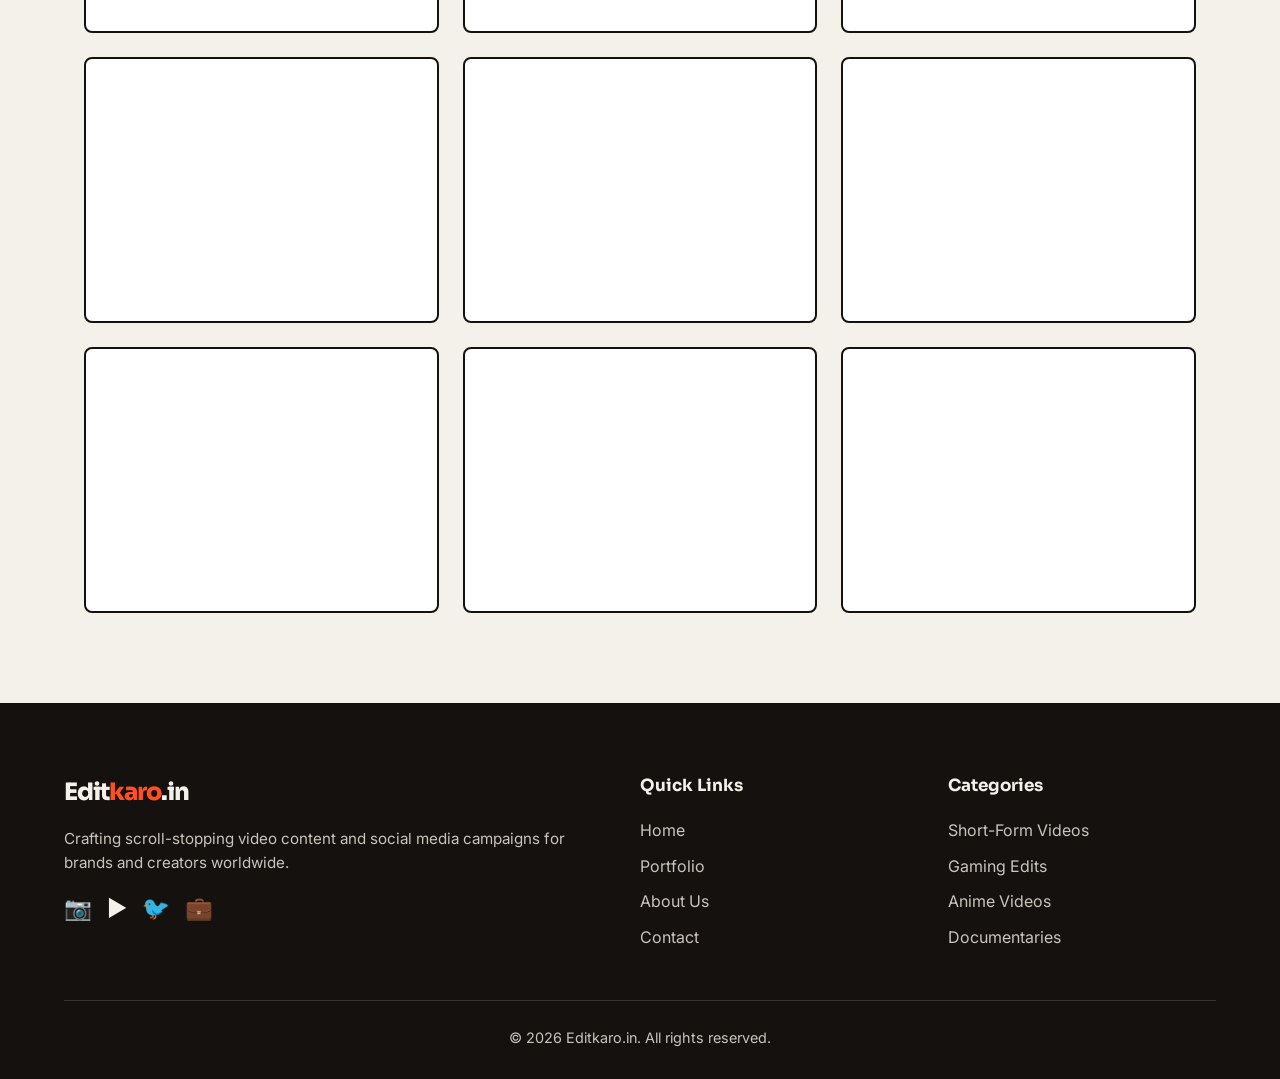
<file: final-project/portfolio.html>
<!DOCTYPE html>
<html lang="en">
<head>
    <meta charset="UTF-8">
    <meta name="viewport" content="width=device-width, initial-scale=1.0">

    <!-- SEO Meta Tags -->
    <title>Portfolio | Editkaro.in - Our Video Editing Work</title>
    <meta name="description" content="Explore Editkaro.in's portfolio of video editing work: short-form, long-form, gaming videos, football edits, eCommerce ads, documentaries, color grading, anime, and ads.">
    <meta name="keywords" content="video editing portfolio, gaming edits, anime AMV, eCommerce ads, color grading, football edits, documentary editing">
    <meta name="robots" content="index, follow">
    <meta property="og:title" content="Editkaro.in Portfolio">
    <meta property="og:description" content="Browse our creative video work across 9 categories.">

    <link rel="canonical" href="https://editkaro.in/portfolio.html">
    <link rel="preconnect" href="https://fonts.googleapis.com">
    <link href="https://fonts.googleapis.com/css2?family=Inter:wght@400;500;600;700&family=Sora:wght@600;700;800&display=swap" rel="stylesheet">
    <link rel="stylesheet" href="css/styles.css">
</head>
<body>

    <!-- Navbar -->
    <nav class="navbar">
        <a href="index.html" class="logo">Edit<span>karo</span>.in</a>
        <button class="nav-toggle" id="navToggle" aria-label="Toggle navigation">
            <span></span><span></span><span></span>
        </button>
        <ul class="nav-links" id="navLinks">
            <li><a href="index.html">Home</a></li>
            <li><a href="portfolio.html" class="active">Portfolio</a></li>
            <li><a href="about.html">About Us</a></li>
            <li><a href="contact.html">Contact</a></li>
        </ul>
    </nav>

    <!-- Page Header -->
    <header class="page-header">
        <h1 class="display">Our Portfolio</h1>
        <p>Browse our creative work across every category. Click any project to view details.</p>
    </header>

    <!-- Portfolio Section -->
    <section class="section" style="padding-top:20px;">
        <div class="container">
            <!-- Filters -->
            <div class="filters" id="filters">
                <button class="filter-btn active" data-filter="all">All</button>
                <button class="filter-btn" data-filter="short-form">Short-Form</button>
                <button class="filter-btn" data-filter="long-form">Long-Form</button>
                <button class="filter-btn" data-filter="gaming">Gaming</button>
                <button class="filter-btn" data-filter="football">Football Edits</button>
                <button class="filter-btn" data-filter="ecommerce">eCommerce Ads</button>
                <button class="filter-btn" data-filter="documentary">Documentary</button>
                <button class="filter-btn" data-filter="color-grading">Color Grading</button>
                <button class="filter-btn" data-filter="anime">Anime</button>
                <button class="filter-btn" data-filter="ads">Ads</button>
            </div>

            <!-- Portfolio Grid -->
            <div class="portfolio-grid" id="portfolioGrid"></div>
        </div>
    </section>

    <!-- Lightbox -->
    <div class="lightbox" id="lightbox">
        <span class="lightbox-close" id="lightboxClose">&times;</span>
        <div class="lightbox-content">
            <div class="lightbox-thumb" id="lightboxThumb"></div>
            <div class="lightbox-info">
                <span class="lightbox-category" id="lightboxCategory"></span>
                <h3 class="lightbox-title" id="lightboxTitle"></h3>
                <p class="lightbox-desc" id="lightboxDesc"></p>
                <a href="#" target="_blank" class="cta-btn" id="lightboxLink">Watch Video</a>
            </div>
        </div>
    </div>

    <!-- Footer -->
    <footer class="footer">
        <div class="footer-grid">
            <div class="footer-col">
                <div class="logo">Edit<span>karo</span>.in</div>
                <p style="margin-top:15px;">Crafting scroll-stopping video content and social media campaigns for brands and creators worldwide.</p>
                <div class="footer-socials">
                    <a href="#" aria-label="Instagram">📷</a>
                    <a href="#" aria-label="YouTube">▶️</a>
                    <a href="#" aria-label="Twitter">🐦</a>
                    <a href="#" aria-label="LinkedIn">💼</a>
                </div>
            </div>
            <div class="footer-col">
                <h4>Quick Links</h4>
                <ul>
                    <li><a href="index.html">Home</a></li>
                    <li><a href="portfolio.html">Portfolio</a></li>
                    <li><a href="about.html">About Us</a></li>
                    <li><a href="contact.html">Contact</a></li>
                </ul>
            </div>
            <div class="footer-col">
                <h4>Categories</h4>
                <ul>
                    <li><a href="portfolio.html">Short-Form Videos</a></li>
                    <li><a href="portfolio.html">Gaming Edits</a></li>
                    <li><a href="portfolio.html">Anime Videos</a></li>
                    <li><a href="portfolio.html">Documentaries</a></li>
                </ul>
            </div>
        </div>
        <div class="footer-bottom">
            &copy; 2026 Editkaro.in. All rights reserved.
        </div>
    </footer>

    <script src="js/data.js"></script>
    <script src="js/main.js"></script>
</body>
</html>
</file>
<file: assignment-3/styles.css>
/* ===== Reset & Base ===== */
* {
    margin: 0;
    padding: 0;
    box-sizing: border-box;
}

body {
    font-family: 'Segoe UI', Tahoma, Geneva, Verdana, sans-serif;
    min-height: 100vh;
    background: linear-gradient(135deg, #0f0c29, #302b63, #24243e);
    padding: 40px 20px;
}

/* ===== Container ===== */
.container {
    max-width: 1200px;
    margin: 0 auto;
}

/* ===== Page Title ===== */
.page-title {
    text-align: center;
    font-size: 2.8rem;
    color: #fff;
    margin-bottom: 10px;
    text-shadow: 0 0 20px rgba(255, 255, 255, 0.2);
}

.page-subtitle {
    text-align: center;
    font-size: 1.1rem;
    color: rgba(255, 255, 255, 0.6);
    margin-bottom: 50px;
}

/* ===== Cards Grid ===== */
.cards-grid {
    display: grid;
    grid-template-columns: repeat(auto-fit, minmax(280px, 1fr));
    gap: 30px;
}

/* ===== Card Base ===== */
.card {
    background: rgba(255, 255, 255, 0.05);
    backdrop-filter: blur(10px);
    border: 1px solid rgba(255, 255, 255, 0.1);
    border-radius: 20px;
    padding: 35px 25px;
    text-align: center;
    transition: transform 0.3s ease, box-shadow 0.3s ease, border-color 0.3s ease;
    position: relative;
    overflow: hidden;
}

.card::before {
    content: '';
    position: absolute;
    top: 0;
    left: 0;
    right: 0;
    height: 4px;
    border-radius: 20px 20px 0 0;
}

.card:hover {
    transform: translateY(-10px);
    box-shadow: 0 20px 40px rgba(0, 0, 0, 0.4);
}

/* Card Accent Colors */
.card-web::before { background: linear-gradient(90deg, #00d2ff, #3a7bd5); }
.card-web:hover { border-color: rgba(0, 210, 255, 0.4); }

.card-app::before { background: linear-gradient(90deg, #f7971e, #ffd200); }
.card-app:hover { border-color: rgba(247, 151, 30, 0.4); }

.card-python::before { background: linear-gradient(90deg, #11998e, #38ef7d); }
.card-python:hover { border-color: rgba(56, 239, 125, 0.4); }

.card-java::before { background: linear-gradient(90deg, #ee0979, #ff6a00); }
.card-java:hover { border-color: rgba(238, 9, 121, 0.4); }

/* ===== Card Icon ===== */
.card-icon {
    font-size: 3rem;
    margin-bottom: 15px;
    display: inline-block;
    animation: float 3s ease-in-out infinite;
}

@keyframes float {
    0%, 100% { transform: translateY(0); }
    50% { transform: translateY(-8px); }
}

/* ===== Card Title ===== */
.card-title {
    font-size: 1.5rem;
    color: #fff;
    margin-bottom: 5px;
    font-weight: 700;
}

.card-program {
    font-size: 0.9rem;
    color: rgba(255, 255, 255, 0.5);
    margin-bottom: 25px;
    text-transform: uppercase;
    letter-spacing: 1.5px;
}

/* ===== Card Details ===== */
.card-details {
    text-align: left;
    margin-bottom: 25px;
}

.detail-row {
    display: flex;
    justify-content: space-between;
    align-items: center;
    padding: 10px 0;
    border-bottom: 1px solid rgba(255, 255, 255, 0.08);
}

.detail-row:last-child {
    border-bottom: none;
}

.detail-label {
    font-size: 0.85rem;
    color: rgba(255, 255, 255, 0.5);
    font-weight: 500;
}

.detail-value {
    font-size: 0.9rem;
    color: #fff;
    font-weight: 600;
}

/* ===== Button ===== */
.btn {
    display: inline-block;
    padding: 12px 30px;
    border-radius: 30px;
    text-decoration: none;
    font-size: 0.95rem;
    font-weight: 600;
    color: #fff;
    transition: transform 0.3s ease, box-shadow 0.3s ease, opacity 0.3s ease;
    position: relative;
    overflow: hidden;
}

.btn:hover {
    transform: scale(1.05);
    box-shadow: 0 8px 25px rgba(0, 0, 0, 0.3);
}

.btn:active {
    transform: scale(0.98);
}

.btn-web {
    background: linear-gradient(135deg, #00d2ff, #3a7bd5);
}

.btn-app {
    background: linear-gradient(135deg, #f7971e, #ffd200);
    color: #333;
}

.btn-python {
    background: linear-gradient(135deg, #11998e, #38ef7d);
    color: #1a1a2e;
}

.btn-java {
    background: linear-gradient(135deg, #ee0979, #ff6a00);
}

/* ===== Responsive Design ===== */

/* Tablet */
@media (max-width: 900px) {
    .cards-grid {
        grid-template-columns: repeat(2, 1fr);
        gap: 25px;
    }

    .page-title {
        font-size: 2.2rem;
    }
}

/* Mobile */
@media (max-width: 600px) {
    body {
        padding: 25px 15px;
    }

    .cards-grid {
        grid-template-columns: 1fr;
        gap: 20px;
    }

    .page-title {
        font-size: 1.8rem;
    }

    .page-subtitle {
        font-size: 0.95rem;
        margin-bottom: 30px;
    }

    .card {
        padding: 25px 20px;
    }

    .card-icon {
        font-size: 2.5rem;
    }

    .card-title {
        font-size: 1.3rem;
    }
}
</file>
<file: assignment-4/styles.css>
/* ===== Reset & Base ===== */
* {
    margin: 0;
    padding: 0;
    box-sizing: border-box;
}

:root {
    --bg-dark: #0a0a0f;
    --bg-card: #15151f;
    --accent1: #ff2e63;
    --accent2: #8a2be2;
    --accent3: #00d9ff;
    --text-light: #ffffff;
    --text-muted: #a0a0b0;
}

html {
    scroll-behavior: smooth;
}

body {
    font-family: 'Poppins', sans-serif;
    background: var(--bg-dark);
    color: var(--text-light);
    overflow-x: hidden;
}

.gradient-text {
    background: linear-gradient(135deg, var(--accent1), var(--accent2), var(--accent3));
    -webkit-background-clip: text;
    background-clip: text;
    -webkit-text-fill-color: transparent;
}

/* ===== Navbar ===== */
.navbar {
    display: flex;
    justify-content: space-between;
    align-items: center;
    padding: 25px 6%;
    position: fixed;
    top: 0;
    left: 0;
    width: 100%;
    z-index: 1000;
    background: rgba(10, 10, 15, 0.7);
    backdrop-filter: blur(12px);
}

.logo {
    font-size: 1.6rem;
    font-weight: 800;
    letter-spacing: -1px;
}

.logo span {
    background: linear-gradient(135deg, var(--accent1), var(--accent3));
    -webkit-background-clip: text;
    background-clip: text;
    -webkit-text-fill-color: transparent;
}

.nav-links {
    display: flex;
    list-style: none;
    gap: 35px;
}

.nav-links a {
    color: var(--text-light);
    text-decoration: none;
    font-weight: 400;
    transition: color 0.3s ease;
    position: relative;
}

.nav-links a::after {
    content: '';
    position: absolute;
    bottom: -5px;
    left: 0;
    width: 0;
    height: 2px;
    background: linear-gradient(135deg, var(--accent1), var(--accent3));
    transition: width 0.3s ease;
}

.nav-links a:hover {
    color: var(--accent3);
}

.nav-links a:hover::after {
    width: 100%;
}

.nav-toggle {
    display: none;
    flex-direction: column;
    gap: 5px;
    background: none;
    border: none;
    cursor: pointer;
}

.nav-toggle span {
    width: 25px;
    height: 3px;
    background: var(--text-light);
    border-radius: 3px;
    transition: 0.3s;
}

/* ===== Hero ===== */
.hero {
    min-height: 100vh;
    display: flex;
    flex-direction: column;
    justify-content: center;
    align-items: center;
    text-align: center;
    padding: 100px 6% 40px;
    position: relative;
    background:
        radial-gradient(circle at 20% 30%, rgba(255, 46, 99, 0.15), transparent 40%),
        radial-gradient(circle at 80% 70%, rgba(138, 43, 226, 0.15), transparent 40%),
        radial-gradient(circle at 50% 50%, rgba(0, 217, 255, 0.08), transparent 50%);
}

.hero-content {
    max-width: 850px;
    animation: fadeUp 1s ease-out;
}

@keyframes fadeUp {
    from { opacity: 0; transform: translateY(40px); }
    to { opacity: 1; transform: translateY(0); }
}

.hero-title {
    font-size: 4rem;
    font-weight: 800;
    line-height: 1.1;
    margin-bottom: 20px;
    letter-spacing: -2px;
}

.hero-subtitle {
    font-size: 1.25rem;
    color: var(--text-muted);
    margin-bottom: 40px;
    max-width: 600px;
    margin-left: auto;
    margin-right: auto;
}

/* Hero Stats */
.hero-stats {
    display: flex;
    justify-content: center;
    gap: 50px;
    margin-bottom: 45px;
}

.stat {
    display: flex;
    flex-direction: column;
    align-items: center;
}

.stat-number, .stat-plus {
    font-size: 2.5rem;
    font-weight: 800;
    background: linear-gradient(135deg, var(--accent1), var(--accent3));
    -webkit-background-clip: text;
    background-clip: text;
    -webkit-text-fill-color: transparent;
    display: inline;
}

.stat-plus {
    font-size: 2.5rem;
}

.stat-label {
    font-size: 0.9rem;
    color: var(--text-muted);
    margin-top: 5px;
}

/* CTA Button */
.cta-btn {
    display: inline-block;
    padding: 15px 40px;
    background: linear-gradient(135deg, var(--accent1), var(--accent2));
    color: #fff;
    text-decoration: none;
    border-radius: 50px;
    font-weight: 600;
    font-size: 1rem;
    transition: transform 0.3s ease, box-shadow 0.3s ease;
    box-shadow: 0 10px 30px rgba(255, 46, 99, 0.3);
}

.cta-btn:hover {
    transform: translateY(-3px) scale(1.03);
    box-shadow: 0 15px 40px rgba(255, 46, 99, 0.5);
}

/* Scroll Indicator */
.scroll-indicator {
    position: absolute;
    bottom: 30px;
    left: 50%;
    transform: translateX(-50%);
    width: 26px;
    height: 42px;
    border: 2px solid var(--text-muted);
    border-radius: 20px;
    display: flex;
    justify-content: center;
}

.scroll-indicator span {
    width: 5px;
    height: 8px;
    background: var(--accent3);
    border-radius: 5px;
    margin-top: 8px;
    animation: scrollDown 1.5s infinite;
}

@keyframes scrollDown {
    0% { opacity: 1; transform: translateY(0); }
    100% { opacity: 0; transform: translateY(15px); }
}

/* ===== Section Heads ===== */
.section-head {
    text-align: center;
    margin-bottom: 40px;
}

.section-title {
    font-size: 2.8rem;
    font-weight: 800;
    margin-bottom: 12px;
    letter-spacing: -1px;
}

.section-desc {
    color: var(--text-muted);
    font-size: 1.1rem;
}

/* ===== Work Section ===== */
.work-section {
    padding: 100px 6%;
}

/* Filters */
.filters {
    display: flex;
    flex-wrap: wrap;
    justify-content: center;
    gap: 12px;
    margin-bottom: 50px;
}

.filter-btn {
    padding: 10px 22px;
    background: var(--bg-card);
    color: var(--text-muted);
    border: 1px solid rgba(255, 255, 255, 0.1);
    border-radius: 30px;
    cursor: pointer;
    font-family: inherit;
    font-size: 0.9rem;
    font-weight: 500;
    transition: all 0.3s ease;
}

.filter-btn:hover {
    color: #fff;
    border-color: var(--accent3);
}

.filter-btn.active {
    background: linear-gradient(135deg, var(--accent1), var(--accent2));
    color: #fff;
    border-color: transparent;
}

/* Portfolio Grid */
.portfolio-grid {
    display: grid;
    grid-template-columns: repeat(auto-fill, minmax(300px, 1fr));
    gap: 25px;
}

.portfolio-item {
    position: relative;
    border-radius: 16px;
    overflow: hidden;
    cursor: pointer;
    aspect-ratio: 16 / 10;
    background: var(--bg-card);
    animation: itemFade 0.5s ease forwards;
}

@keyframes itemFade {
    from { opacity: 0; transform: scale(0.9); }
    to { opacity: 1; transform: scale(1); }
}

.portfolio-item .thumb {
    width: 100%;
    height: 100%;
    background-size: cover;
    background-position: center;
    transition: transform 0.5s ease;
}

.portfolio-item:hover .thumb {
    transform: scale(1.1);
}

.portfolio-item .overlay {
    position: absolute;
    inset: 0;
    background: linear-gradient(to top, rgba(10, 10, 15, 0.95) 0%, rgba(10, 10, 15, 0.3) 60%, transparent 100%);
    display: flex;
    flex-direction: column;
    justify-content: flex-end;
    padding: 20px;
    opacity: 0;
    transition: opacity 0.4s ease;
}

.portfolio-item:hover .overlay {
    opacity: 1;
}

.portfolio-item .play-icon {
    position: absolute;
    top: 50%;
    left: 50%;
    transform: translate(-50%, -50%) scale(0.5);
    width: 60px;
    height: 60px;
    background: rgba(255, 255, 255, 0.15);
    backdrop-filter: blur(5px);
    border-radius: 50%;
    display: flex;
    align-items: center;
    justify-content: center;
    opacity: 0;
    transition: all 0.4s ease;
}

.portfolio-item .play-icon::after {
    content: '';
    border-left: 18px solid #fff;
    border-top: 11px solid transparent;
    border-bottom: 11px solid transparent;
    margin-left: 5px;
}

.portfolio-item:hover .play-icon {
    opacity: 1;
    transform: translate(-50%, -50%) scale(1);
}

.portfolio-item .item-category {
    font-size: 0.75rem;
    color: var(--accent3);
    text-transform: uppercase;
    letter-spacing: 1.5px;
    font-weight: 600;
    margin-bottom: 5px;
}

.portfolio-item .item-title {
    font-size: 1.1rem;
    font-weight: 600;
}

/* ===== About Section ===== */
.about-section {
    padding: 100px 6%;
    background: linear-gradient(180deg, var(--bg-dark), #0d0d18);
}

.about-content {
    max-width: 1000px;
    margin: 0 auto;
    text-align: center;
}

.about-content > p {
    color: var(--text-muted);
    font-size: 1.15rem;
    max-width: 700px;
    margin: 0 auto 50px;
    line-height: 1.7;
}

.features {
    display: grid;
    grid-template-columns: repeat(auto-fit, minmax(250px, 1fr));
    gap: 25px;
}

.feature {
    background: var(--bg-card);
    padding: 35px 25px;
    border-radius: 16px;
    border: 1px solid rgba(255, 255, 255, 0.05);
    transition: transform 0.3s ease, border-color 0.3s ease;
}

.feature:hover {
    transform: translateY(-8px);
    border-color: var(--accent2);
}

.feature-icon {
    font-size: 2.5rem;
    margin-bottom: 15px;
}

.feature h3 {
    font-size: 1.3rem;
    margin-bottom: 10px;
}

.feature p {
    color: var(--text-muted);
    font-size: 0.95rem;
}

/* ===== Contact Section ===== */
.contact-section {
    padding: 120px 6%;
    text-align: center;
    background:
        radial-gradient(circle at 50% 50%, rgba(138, 43, 226, 0.15), transparent 60%);
}

.contact-section p {
    color: var(--text-muted);
    font-size: 1.2rem;
    margin-bottom: 35px;
}

/* ===== Lightbox ===== */
.lightbox {
    position: fixed;
    inset: 0;
    background: rgba(5, 5, 10, 0.95);
    backdrop-filter: blur(10px);
    z-index: 2000;
    display: flex;
    align-items: center;
    justify-content: center;
    padding: 20px;
    opacity: 0;
    visibility: hidden;
    transition: opacity 0.3s ease, visibility 0.3s ease;
}

.lightbox.active {
    opacity: 1;
    visibility: visible;
}

.lightbox-content {
    background: var(--bg-card);
    border-radius: 20px;
    overflow: hidden;
    max-width: 800px;
    width: 100%;
    display: grid;
    grid-template-columns: 1fr 1fr;
    transform: scale(0.85);
    transition: transform 0.3s ease;
    border: 1px solid rgba(255, 255, 255, 0.1);
}

.lightbox.active .lightbox-content {
    transform: scale(1);
}

.lightbox-thumb {
    background-size: cover;
    background-position: center;
    min-height: 350px;
}

.lightbox-info {
    padding: 40px;
    display: flex;
    flex-direction: column;
    justify-content: center;
}

.lightbox-category {
    font-size: 0.8rem;
    color: var(--accent3);
    text-transform: uppercase;
    letter-spacing: 2px;
    font-weight: 600;
    margin-bottom: 12px;
}

.lightbox-title {
    font-size: 1.8rem;
    margin-bottom: 15px;
}

.lightbox-desc {
    color: var(--text-muted);
    line-height: 1.6;
    margin-bottom: 30px;
}

.lightbox-close {
    position: absolute;
    top: 25px;
    right: 35px;
    font-size: 2.5rem;
    color: #fff;
    cursor: pointer;
    transition: transform 0.3s ease, color 0.3s ease;
    line-height: 1;
}

.lightbox-close:hover {
    transform: rotate(90deg);
    color: var(--accent1);
}

/* ===== Responsive ===== */
@media (max-width: 768px) {
    .nav-toggle {
        display: flex;
    }

    .nav-links {
        position: fixed;
        top: 75px;
        right: 0;
        flex-direction: column;
        background: rgba(15, 15, 25, 0.98);
        backdrop-filter: blur(12px);
        width: 220px;
        padding: 30px;
        gap: 25px;
        border-radius: 0 0 0 20px;
        transform: translateX(100%);
        transition: transform 0.4s ease;
    }

    .nav-links.open {
        transform: translateX(0);
    }

    .hero-title {
        font-size: 2.5rem;
        letter-spacing: -1px;
    }

    .hero-subtitle {
        font-size: 1.05rem;
    }

    .hero-stats {
        gap: 30px;
    }

    .stat-number, .stat-plus {
        font-size: 1.9rem;
    }

    .section-title {
        font-size: 2rem;
    }

    .lightbox-content {
        grid-template-columns: 1fr;
        max-width: 400px;
    }

    .lightbox-thumb {
        min-height: 200px;
    }

    .lightbox-info {
        padding: 25px;
    }
}

@media (max-width: 480px) {
    .hero-title {
        font-size: 2rem;
    }

    .hero-stats {
        flex-wrap: wrap;
        gap: 20px;
    }

    .portfolio-grid {
        grid-template-columns: 1fr;
    }

    .work-section, .about-section, .contact-section {
        padding: 70px 5%;
    }
}
</file>
<file: final-project/css/styles.css>
/* ===================================================
   Editkaro.in - Complete Website Stylesheet
   Design: Bold editorial light theme
   =================================================== */

* {
    margin: 0;
    padding: 0;
    box-sizing: border-box;
}

:root {
    --bg: #f4f1ea;
    --bg-alt: #ffffff;
    --ink: #14110f;
    --ink-soft: #5a544e;
    --accent: #ff5024;       /* electric orange */
    --accent-2: #2b59ff;     /* bold blue */
    --accent-3: #ffd028;     /* sun yellow */
    --line: #14110f;
}

html {
    scroll-behavior: smooth;
}

body {
    font-family: 'Inter', sans-serif;
    background: var(--bg);
    color: var(--ink);
    overflow-x: hidden;
    line-height: 1.6;
}

a { text-decoration: none; color: inherit; }
img { max-width: 100%; display: block; }

.display {
    font-family: 'Sora', sans-serif;
    font-weight: 700;
    letter-spacing: -0.02em;
    line-height: 1.08;
}

.container {
    max-width: 1240px;
    margin: 0 auto;
    padding: 0 5%;
}

/* ===== Buttons ===== */
.cta-btn {
    display: inline-flex;
    align-items: center;
    gap: 10px;
    padding: 16px 34px;
    background: var(--ink);
    color: var(--bg);
    border: 2px solid var(--ink);
    border-radius: 4px;
    font-family: 'Inter', sans-serif;
    font-weight: 700;
    font-size: 0.95rem;
    cursor: pointer;
    transition: transform 0.15s ease, background 0.2s ease, color 0.2s ease, box-shadow 0.2s ease;
    box-shadow: 5px 5px 0 var(--accent);
}

.cta-btn:hover {
    transform: translate(-2px, -2px);
    box-shadow: 7px 7px 0 var(--accent);
}

.cta-btn:active {
    transform: translate(2px, 2px);
    box-shadow: 2px 2px 0 var(--accent);
}

.btn-outline {
    background: transparent;
    color: var(--ink);
    box-shadow: 5px 5px 0 var(--accent-2);
}

.btn-outline:hover {
    background: var(--accent-2);
    color: #fff;
    box-shadow: 7px 7px 0 var(--ink);
}

/* ===== Navbar ===== */
.navbar {
    display: flex;
    justify-content: space-between;
    align-items: center;
    padding: 18px 5%;
    position: fixed;
    top: 0;
    left: 0;
    width: 100%;
    z-index: 1000;
    background: var(--bg);
    border-bottom: 2px solid var(--line);
}

.logo {
    font-family: 'Sora', sans-serif;
    font-size: 1.5rem;
    font-weight: 800;
    letter-spacing: -1px;
}

.logo span {
    color: var(--accent);
}

.nav-links {
    display: flex;
    list-style: none;
    gap: 8px;
    align-items: center;
}

.nav-links a {
    font-weight: 600;
    padding: 8px 16px;
    border-radius: 4px;
    transition: background 0.2s ease, color 0.2s ease;
}

.nav-links a:hover,
.nav-links a.active {
    background: var(--ink);
    color: var(--bg);
}

.nav-toggle {
    display: none;
    flex-direction: column;
    gap: 5px;
    background: none;
    border: none;
    cursor: pointer;
    z-index: 1100;
}

.nav-toggle span {
    width: 26px;
    height: 3px;
    background: var(--ink);
    border-radius: 3px;
    transition: 0.3s;
}

/* ===== Marquee Ticker ===== */
.marquee {
    background: var(--accent);
    color: var(--ink);
    border-bottom: 2px solid var(--line);
    overflow: hidden;
    white-space: nowrap;
    padding: 10px 0;
}

.marquee-track {
    display: inline-block;
    animation: scrollX 22s linear infinite;
    font-family: 'Sora', sans-serif;
    font-weight: 600;
    font-size: 0.9rem;
    text-transform: uppercase;
    letter-spacing: 0.05em;
}

.marquee-track span {
    margin: 0 28px;
}

@keyframes scrollX {
    from { transform: translateX(0); }
    to { transform: translateX(-50%); }
}

/* ===== Hero ===== */
.hero {
    padding: 150px 5% 70px;
    position: relative;
}

.hero-inner {
    max-width: 1240px;
    margin: 0 auto;
}

.hero-eyebrow {
    display: inline-block;
    background: var(--accent-3);
    border: 2px solid var(--line);
    padding: 6px 16px;
    border-radius: 50px;
    font-weight: 700;
    font-size: 0.85rem;
    text-transform: uppercase;
    letter-spacing: 0.08em;
    margin-bottom: 25px;
}

.hero-title {
    font-size: clamp(2.2rem, 5.5vw, 4rem);
    margin-bottom: 25px;
    max-width: 16ch;
}

.hero-title em {
    font-style: normal;
    color: var(--accent);
    position: relative;
}

.hero-subtitle {
    font-size: 1.25rem;
    color: var(--ink-soft);
    max-width: 560px;
    margin-bottom: 40px;
}

.hero-btns {
    display: flex;
    gap: 18px;
    flex-wrap: wrap;
}

/* Hero Stats */
.hero-stats {
    display: flex;
    gap: 0;
    margin-top: 70px;
    border-top: 2px solid var(--line);
    border-bottom: 2px solid var(--line);
    flex-wrap: wrap;
}

.stat {
    flex: 1;
    min-width: 140px;
    padding: 28px 20px;
    border-right: 2px solid var(--line);
}

.stat:last-child { border-right: none; }

.stat-number, .stat-plus {
    font-family: 'Sora', sans-serif;
    font-size: 2.2rem;
    font-weight: 800;
    display: inline;
    color: var(--accent-2);
}

.stat-label {
    display: block;
    font-size: 0.9rem;
    color: var(--ink-soft);
    margin-top: 5px;
    font-weight: 600;
}

/* ===== Page Header (sub pages) ===== */
.page-header {
    padding: 150px 5% 60px;
    border-bottom: 2px solid var(--line);
    background:
        repeating-linear-gradient(45deg, transparent, transparent 18px, rgba(20,17,15,0.03) 18px, rgba(20,17,15,0.03) 20px);
}

.page-header h1 {
    font-size: clamp(2.1rem, 4.5vw, 3.2rem);
    margin-bottom: 18px;
}

.page-header p {
    color: var(--ink-soft);
    font-size: 1.15rem;
    max-width: 600px;
}

/* ===== Sections ===== */
.section {
    padding: 90px 0;
}

.section-head {
    margin-bottom: 50px;
    max-width: 700px;
}

.section-tag {
    display: inline-block;
    font-weight: 700;
    font-size: 0.85rem;
    text-transform: uppercase;
    letter-spacing: 0.1em;
    color: var(--accent);
    margin-bottom: 12px;
}

.section-title {
    font-size: clamp(1.7rem, 3.5vw, 2.4rem);
    margin-bottom: 14px;
}

.section-desc {
    color: var(--ink-soft);
    font-size: 1.1rem;
}

/* ===== Services (bento) ===== */
.services-grid {
    display: grid;
    grid-template-columns: repeat(4, 1fr);
    gap: 0;
    border: 2px solid var(--line);
    border-radius: 8px;
    overflow: hidden;
}

.service-card {
    padding: 38px 28px;
    border-right: 2px solid var(--line);
    background: var(--bg-alt);
    transition: background 0.25s ease, transform 0.2s ease;
}

.service-card:last-child { border-right: none; }

.service-card:hover {
    background: var(--accent-3);
}

.service-icon {
    font-size: 2.6rem;
    margin-bottom: 18px;
}

.service-card h3 {
    font-family: 'Sora', sans-serif;
    font-size: 1.2rem;
    margin-bottom: 10px;
}

.service-card p {
    color: var(--ink-soft);
    font-size: 0.95rem;
}

/* ===== Filters ===== */
.filters {
    display: flex;
    flex-wrap: wrap;
    gap: 10px;
    margin-bottom: 45px;
}

.filter-btn {
    padding: 9px 20px;
    background: var(--bg-alt);
    color: var(--ink);
    border: 2px solid var(--line);
    border-radius: 50px;
    cursor: pointer;
    font-family: 'Inter', sans-serif;
    font-size: 0.88rem;
    font-weight: 600;
    transition: all 0.2s ease;
}

.filter-btn:hover {
    background: var(--accent-3);
}

.filter-btn.active {
    background: var(--ink);
    color: var(--bg);
}

/* ===== Portfolio Grid ===== */
.portfolio-grid {
    display: grid;
    grid-template-columns: repeat(auto-fill, minmax(300px, 1fr));
    gap: 24px;
}

.portfolio-item {
    position: relative;
    border: 2px solid var(--line);
    border-radius: 8px;
    overflow: hidden;
    cursor: pointer;
    aspect-ratio: 4 / 3;
    background: var(--bg-alt);
    animation: itemFade 0.5s ease forwards;
    transition: transform 0.2s ease, box-shadow 0.2s ease;
}

.portfolio-item:hover {
    transform: translate(-3px, -3px);
    box-shadow: 6px 6px 0 var(--accent);
}

@keyframes itemFade {
    from { opacity: 0; transform: translateY(20px); }
    to { opacity: 1; transform: translateY(0); }
}

.portfolio-item .thumb {
    width: 100%;
    height: 100%;
    background-size: cover;
    background-position: center;
    transition: transform 0.5s ease;
}

.portfolio-item:hover .thumb {
    transform: scale(1.08);
}

.portfolio-item .overlay {
    position: absolute;
    inset: 0;
    background: linear-gradient(to top, rgba(20,17,15,0.92) 0%, rgba(20,17,15,0.1) 55%, transparent 100%);
    display: flex;
    flex-direction: column;
    justify-content: flex-end;
    padding: 20px;
    opacity: 0;
    transition: opacity 0.35s ease;
}

.portfolio-item:hover .overlay {
    opacity: 1;
}

.portfolio-item .play-icon {
    position: absolute;
    top: 18px;
    right: 18px;
    width: 50px;
    height: 50px;
    background: var(--accent-3);
    border: 2px solid var(--line);
    border-radius: 50%;
    display: flex;
    align-items: center;
    justify-content: center;
    transform: scale(0);
    transition: transform 0.3s ease;
}

.portfolio-item .play-icon::after {
    content: '';
    border-left: 15px solid var(--ink);
    border-top: 9px solid transparent;
    border-bottom: 9px solid transparent;
    margin-left: 4px;
}

.portfolio-item:hover .play-icon {
    transform: scale(1);
}

.portfolio-item .item-category {
    font-size: 0.72rem;
    color: var(--accent-3);
    text-transform: uppercase;
    letter-spacing: 1.5px;
    font-weight: 700;
    margin-bottom: 5px;
}

.portfolio-item .item-title {
    font-family: 'Sora', sans-serif;
    font-size: 1.1rem;
    font-weight: 700;
    color: #fff;
}

/* ===== Lightbox ===== */
.lightbox {
    position: fixed;
    inset: 0;
    background: rgba(20, 17, 15, 0.85);
    z-index: 2000;
    display: flex;
    align-items: center;
    justify-content: center;
    padding: 20px;
    opacity: 0;
    visibility: hidden;
    transition: opacity 0.3s ease, visibility 0.3s ease;
}

.lightbox.active {
    opacity: 1;
    visibility: visible;
}

.lightbox-content {
    background: var(--bg-alt);
    border: 2px solid var(--line);
    border-radius: 10px;
    overflow: hidden;
    max-width: 820px;
    width: 100%;
    display: grid;
    grid-template-columns: 1fr 1fr;
    transform: translateY(20px);
    transition: transform 0.3s ease;
    box-shadow: 10px 10px 0 var(--accent);
}

.lightbox.active .lightbox-content {
    transform: translateY(0);
}

.lightbox-thumb {
    background-size: cover;
    background-position: center;
    min-height: 360px;
    border-right: 2px solid var(--line);
}

.lightbox-info {
    padding: 40px;
    display: flex;
    flex-direction: column;
    justify-content: center;
}

.lightbox-category {
    font-size: 0.8rem;
    color: var(--accent);
    text-transform: uppercase;
    letter-spacing: 2px;
    font-weight: 700;
    margin-bottom: 12px;
}

.lightbox-title {
    font-family: 'Sora', sans-serif;
    font-size: 1.6rem;
    margin-bottom: 15px;
}

.lightbox-desc {
    color: var(--ink-soft);
    margin-bottom: 30px;
}

.lightbox-close {
    position: absolute;
    top: 25px;
    right: 35px;
    font-size: 2rem;
    color: #fff;
    cursor: pointer;
    width: 46px;
    height: 46px;
    border: 2px solid #fff;
    border-radius: 50%;
    display: flex;
    align-items: center;
    justify-content: center;
    transition: transform 0.3s ease, background 0.3s ease, color 0.3s ease;
}

.lightbox-close:hover {
    transform: rotate(90deg);
    background: var(--accent);
    border-color: var(--accent);
}

/* ===== Email Subscribe Section ===== */
.subscribe-section {
    padding: 80px 0;
}

.subscribe-box {
    background: var(--ink);
    color: var(--bg);
    border-radius: 12px;
    padding: 60px 50px;
    text-align: center;
}

.subscribe-box .section-title {
    color: var(--bg);
}

.subscribe-box .section-desc {
    color: #c9c4bc;
}

.subscribe-box .section-tag {
    color: var(--accent-3);
}

.subscribe-form {
    display: flex;
    gap: 12px;
    margin: 30px auto 0;
    max-width: 540px;
    flex-wrap: wrap;
    justify-content: center;
}

.subscribe-form input {
    flex: 1;
    min-width: 240px;
    padding: 16px 22px;
    border-radius: 4px;
    border: 2px solid var(--bg);
    background: var(--bg);
    color: var(--ink);
    font-family: 'Inter', sans-serif;
    font-size: 1rem;
}

.subscribe-form input:focus {
    outline: none;
    border-color: var(--accent-3);
}

.subscribe-form .cta-btn {
    background: var(--accent);
    border-color: var(--accent);
    color: #fff;
    box-shadow: 5px 5px 0 var(--accent-3);
}

.subscribe-form .cta-btn:hover {
    box-shadow: 7px 7px 0 var(--accent-3);
}

.form-message {
    margin-top: 18px;
    font-size: 0.95rem;
    min-height: 24px;
    font-weight: 600;
}

.form-message.success { color: #2bb673; }
.form-message.error { color: var(--accent); }

/* ===== Team Grid ===== */
.team-grid {
    display: grid;
    grid-template-columns: repeat(auto-fit, minmax(220px, 1fr));
    gap: 24px;
}

.team-card {
    background: var(--bg-alt);
    border: 2px solid var(--line);
    border-radius: 8px;
    padding: 30px 20px;
    text-align: center;
    transition: transform 0.2s ease, box-shadow 0.2s ease;
}

.team-card:hover {
    transform: translate(-3px, -3px);
    box-shadow: 6px 6px 0 var(--accent-2);
}

.team-card img {
    width: 110px;
    height: 110px;
    border-radius: 50%;
    object-fit: cover;
    margin: 0 auto 18px;
    border: 3px solid var(--line);
}

.team-card h3 {
    font-family: 'Sora', sans-serif;
    font-size: 1.15rem;
    margin-bottom: 4px;
}

.team-card .role {
    color: var(--accent);
    font-size: 0.9rem;
    font-weight: 600;
    margin-bottom: 12px;
}

.team-card .socials {
    display: flex;
    justify-content: center;
    gap: 12px;
    font-size: 1.2rem;
}

/* ===== Mission / Vision ===== */
.mv-grid {
    display: grid;
    grid-template-columns: repeat(auto-fit, minmax(280px, 1fr));
    gap: 24px;
    margin-bottom: 70px;
}

.mv-card {
    background: var(--bg-alt);
    border: 2px solid var(--line);
    padding: 42px 34px;
    border-radius: 8px;
}

.mv-card:nth-child(1) { box-shadow: 6px 6px 0 var(--accent); }
.mv-card:nth-child(2) { box-shadow: 6px 6px 0 var(--accent-2); }

.mv-card h3 {
    font-family: 'Sora', sans-serif;
    font-size: 1.4rem;
    margin-bottom: 15px;
}

.mv-card p {
    color: var(--ink-soft);
}

/* ===== Contact Page ===== */
.contact-wrapper {
    display: grid;
    grid-template-columns: 1fr 1.1fr;
    gap: 50px;
    align-items: start;
}

.contact-info h3 {
    font-family: 'Sora', sans-serif;
    font-size: 1.7rem;
    margin-bottom: 20px;
}

.contact-info p {
    color: var(--ink-soft);
    margin-bottom: 25px;
}

.contact-detail {
    display: flex;
    align-items: center;
    gap: 15px;
    margin-bottom: 18px;
}

.contact-detail .icon {
    font-size: 1.4rem;
    width: 52px;
    height: 52px;
    background: var(--accent-3);
    border: 2px solid var(--line);
    border-radius: 8px;
    display: flex;
    align-items: center;
    justify-content: center;
    flex-shrink: 0;
}

.contact-form {
    background: var(--bg-alt);
    padding: 38px;
    border: 2px solid var(--line);
    border-radius: 10px;
    box-shadow: 8px 8px 0 var(--accent-2);
}

.form-group {
    margin-bottom: 20px;
}

.form-group label {
    display: block;
    margin-bottom: 8px;
    font-size: 0.9rem;
    font-weight: 600;
}

.form-group input,
.form-group textarea {
    width: 100%;
    padding: 13px 16px;
    border-radius: 4px;
    border: 2px solid var(--line);
    background: var(--bg);
    color: var(--ink);
    font-family: 'Inter', sans-serif;
    font-size: 0.95rem;
}

.form-group input:focus,
.form-group textarea:focus {
    outline: none;
    border-color: var(--accent);
}

.form-group textarea {
    resize: vertical;
    min-height: 120px;
}

/* ===== Footer ===== */
.footer {
    background: var(--ink);
    color: var(--bg);
    padding: 70px 5% 30px;
}

.footer-grid {
    display: grid;
    grid-template-columns: 2fr 1fr 1fr;
    gap: 40px;
    max-width: 1240px;
    margin: 0 auto 40px;
}

.footer-col .logo { color: var(--bg); }
.footer-col .logo span { color: var(--accent); }

.footer-col h4 {
    font-family: 'Sora', sans-serif;
    font-size: 1.05rem;
    margin-bottom: 18px;
}

.footer-col p {
    color: #c9c4bc;
    font-size: 0.95rem;
    margin-bottom: 12px;
}

.footer-col ul { list-style: none; }
.footer-col ul li { margin-bottom: 10px; }

.footer-col ul li a {
    color: #c9c4bc;
    transition: color 0.2s ease;
}

.footer-col ul li a:hover {
    color: var(--accent-3);
}

.footer-socials {
    display: flex;
    gap: 15px;
    font-size: 1.4rem;
    margin-top: 15px;
}

.footer-bottom {
    text-align: center;
    color: #c9c4bc;
    font-size: 0.9rem;
    padding-top: 25px;
    border-top: 1px solid rgba(255,255,255,0.15);
    max-width: 1240px;
    margin: 0 auto;
}

/* ===== Reveal on Scroll ===== */
.reveal {
    opacity: 0;
    transform: translateY(35px);
    transition: opacity 0.6s ease, transform 0.6s ease;
}

.reveal.visible {
    opacity: 1;
    transform: translateY(0);
}

/* ===== Responsive ===== */
@media (max-width: 900px) {
    .services-grid {
        grid-template-columns: repeat(2, 1fr);
    }
    .service-card:nth-child(2) { border-right: none; }
    .service-card:nth-child(1), .service-card:nth-child(2) {
        border-bottom: 2px solid var(--line);
    }
}

@media (max-width: 768px) {
    .nav-toggle { display: flex; }

    .nav-links {
        position: fixed;
        top: 0;
        right: 0;
        height: 100vh;
        flex-direction: column;
        justify-content: center;
        background: var(--bg);
        border-left: 2px solid var(--line);
        width: 260px;
        gap: 15px;
        transform: translateX(100%);
        transition: transform 0.4s ease;
    }

    .nav-links.open { transform: translateX(0); }

    .nav-links a {
        font-size: 1.2rem;
    }

    .hero-stats {
        flex-direction: column;
    }

    .stat {
        border-right: none;
        border-bottom: 2px solid var(--line);
    }

    .stat:last-child { border-bottom: none; }

    .lightbox-content {
        grid-template-columns: 1fr;
        max-width: 420px;
    }

    .lightbox-thumb {
        min-height: 200px;
        border-right: none;
        border-bottom: 2px solid var(--line);
    }

    .contact-wrapper {
        grid-template-columns: 1fr;
        gap: 35px;
    }

    .footer-grid {
        grid-template-columns: 1fr;
        gap: 30px;
    }

    .subscribe-box {
        padding: 45px 25px;
    }
}

@media (max-width: 600px) {
    .services-grid {
        grid-template-columns: 1fr;
    }
    .service-card {
        border-right: none;
        border-bottom: 2px solid var(--line);
    }
    .service-card:last-child { border-bottom: none; }

    .portfolio-grid {
        grid-template-columns: 1fr;
    }

    .subscribe-form input { min-width: 100%; }

    .section { padding: 60px 0; }
}
</file>
